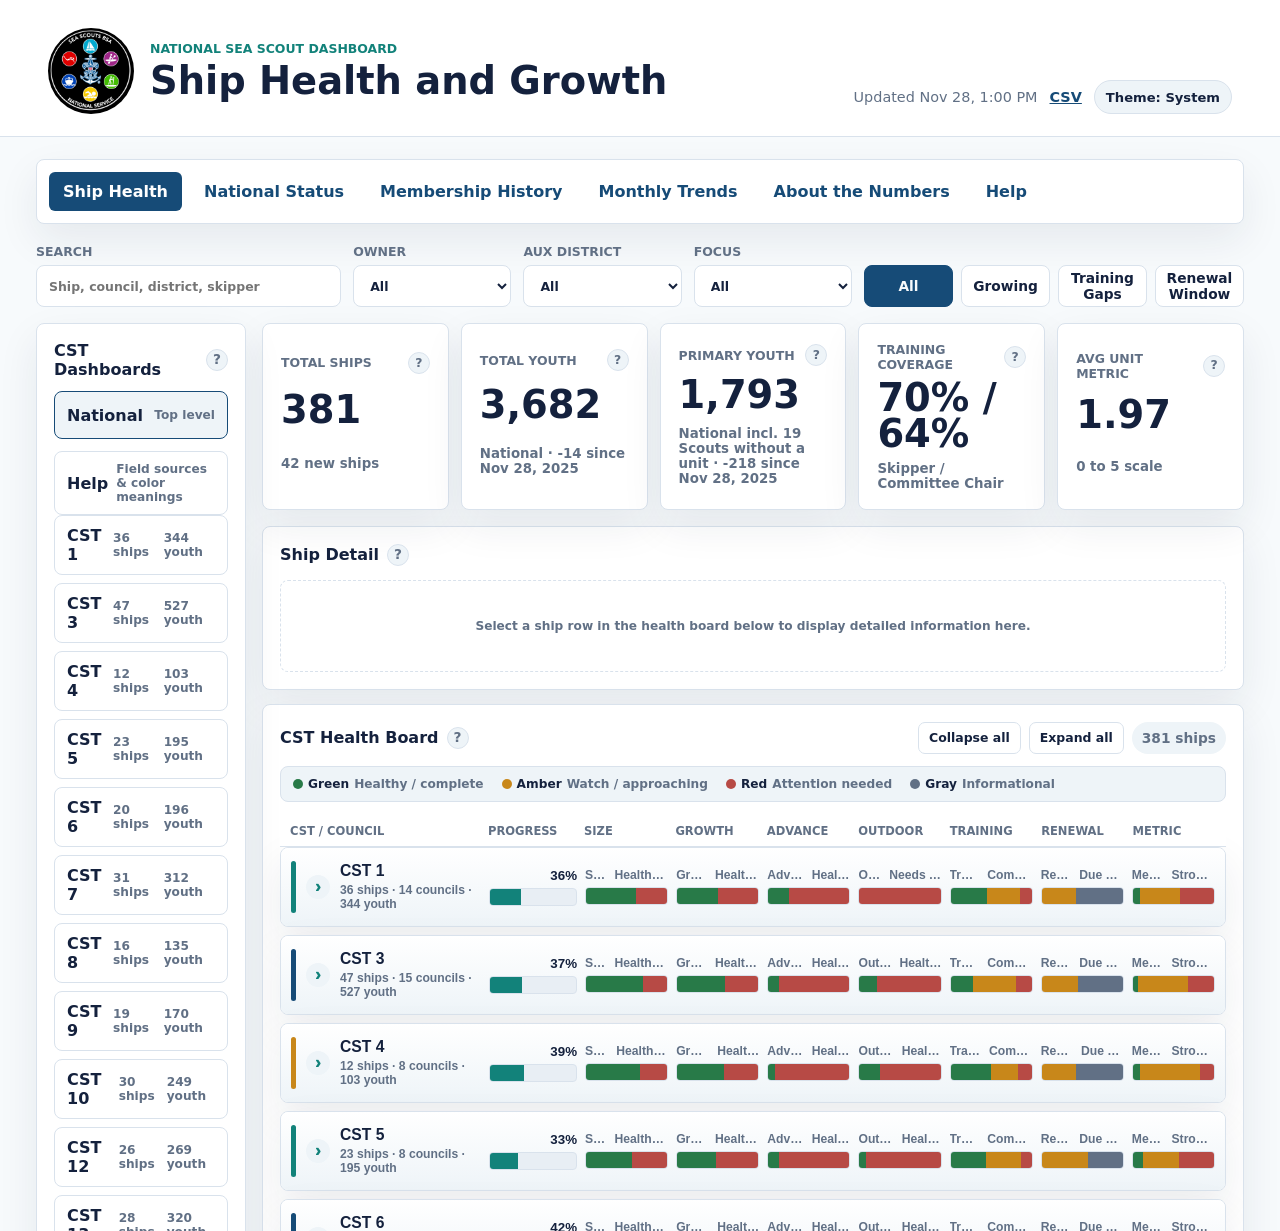
<file: index.html>
<!doctype html>
<html lang="en">
  <head>
    <meta charset="utf-8">
    <meta name="viewport" content="width=device-width, initial-scale=1">
    <meta http-equiv="refresh" content="0; url=src/">
    <title>National Sea Scout Dashboard</title>
    <link rel="canonical" href="src/">
    <link rel="icon" type="image/png" sizes="32x32" href="src/assets/favicon-32.png">
    <link rel="icon" type="image/png" sizes="192x192" href="src/assets/favicon-192.png">
    <link rel="apple-touch-icon" sizes="180x180" href="src/assets/favicon-180.png">
  </head>
  <body>
    <p><a href="src/">Open the National Sea Scout Dashboard</a></p>
  </body>
</html>
</file>
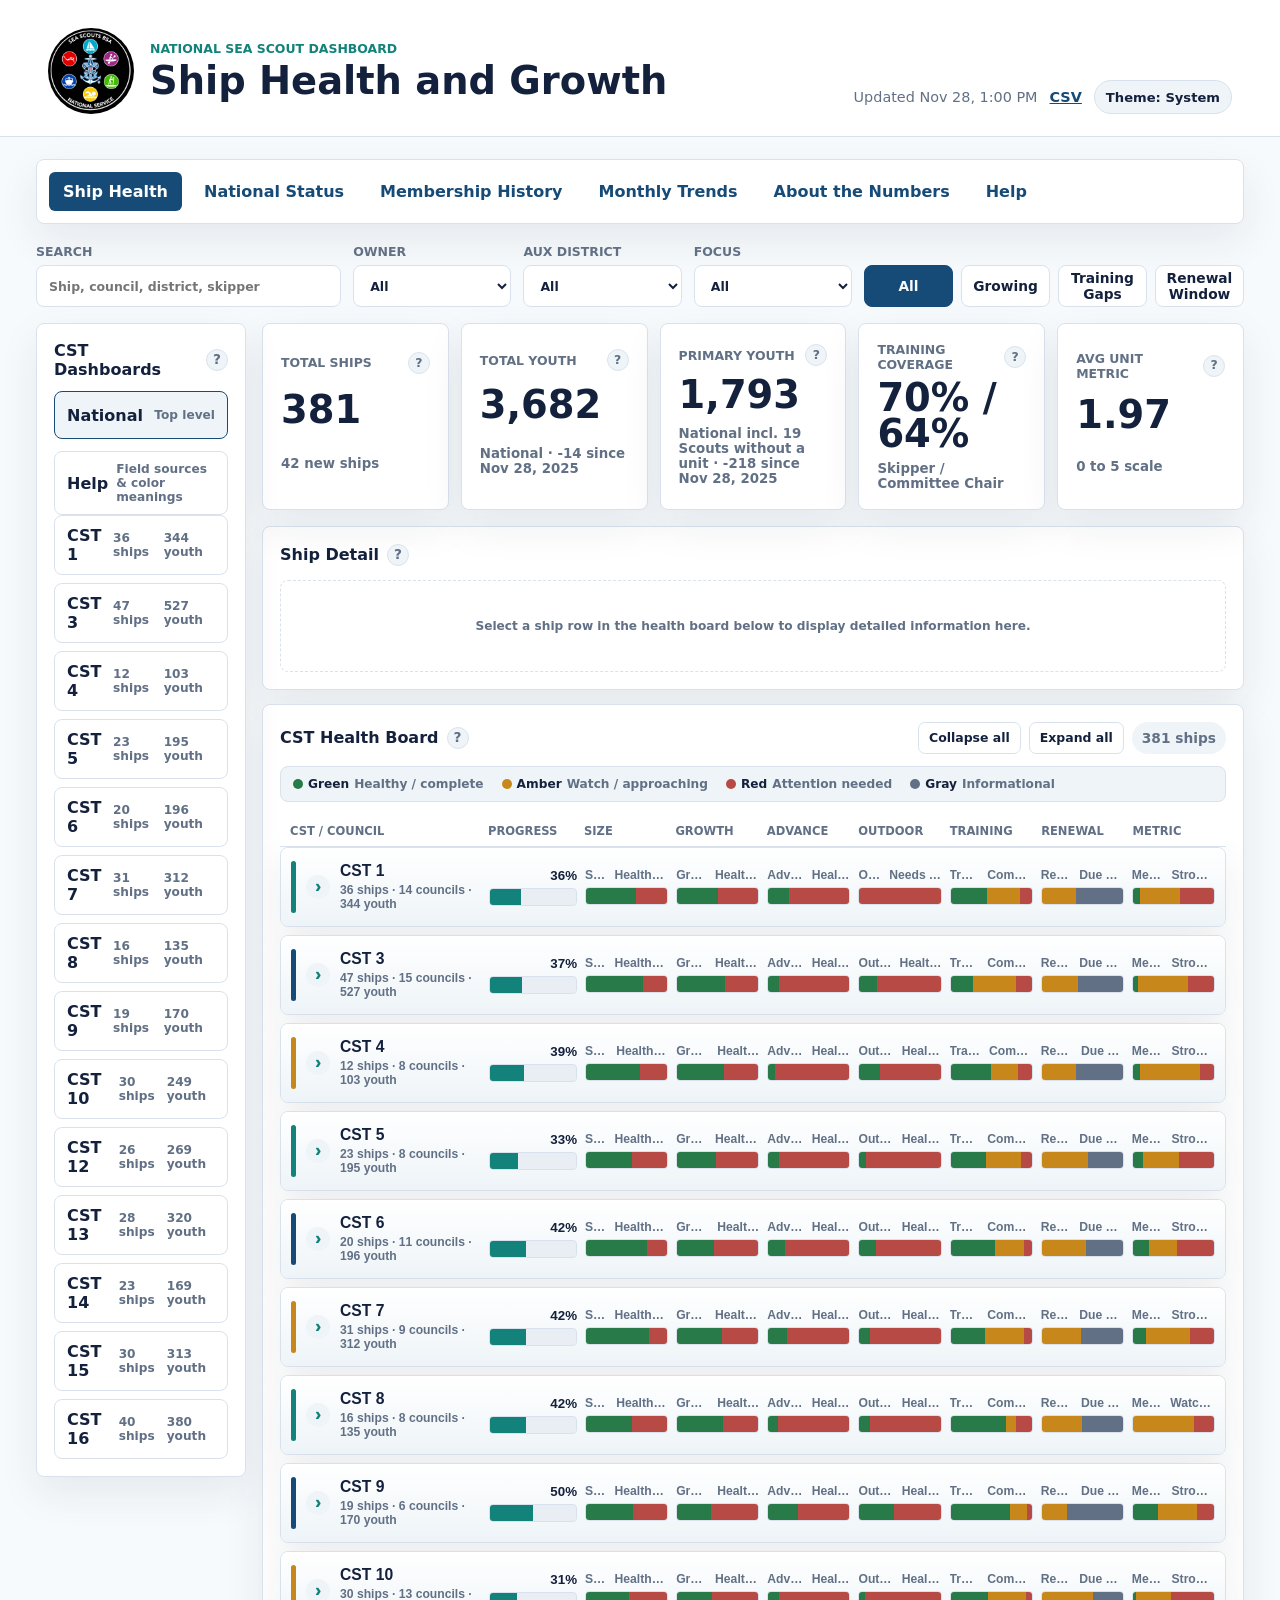
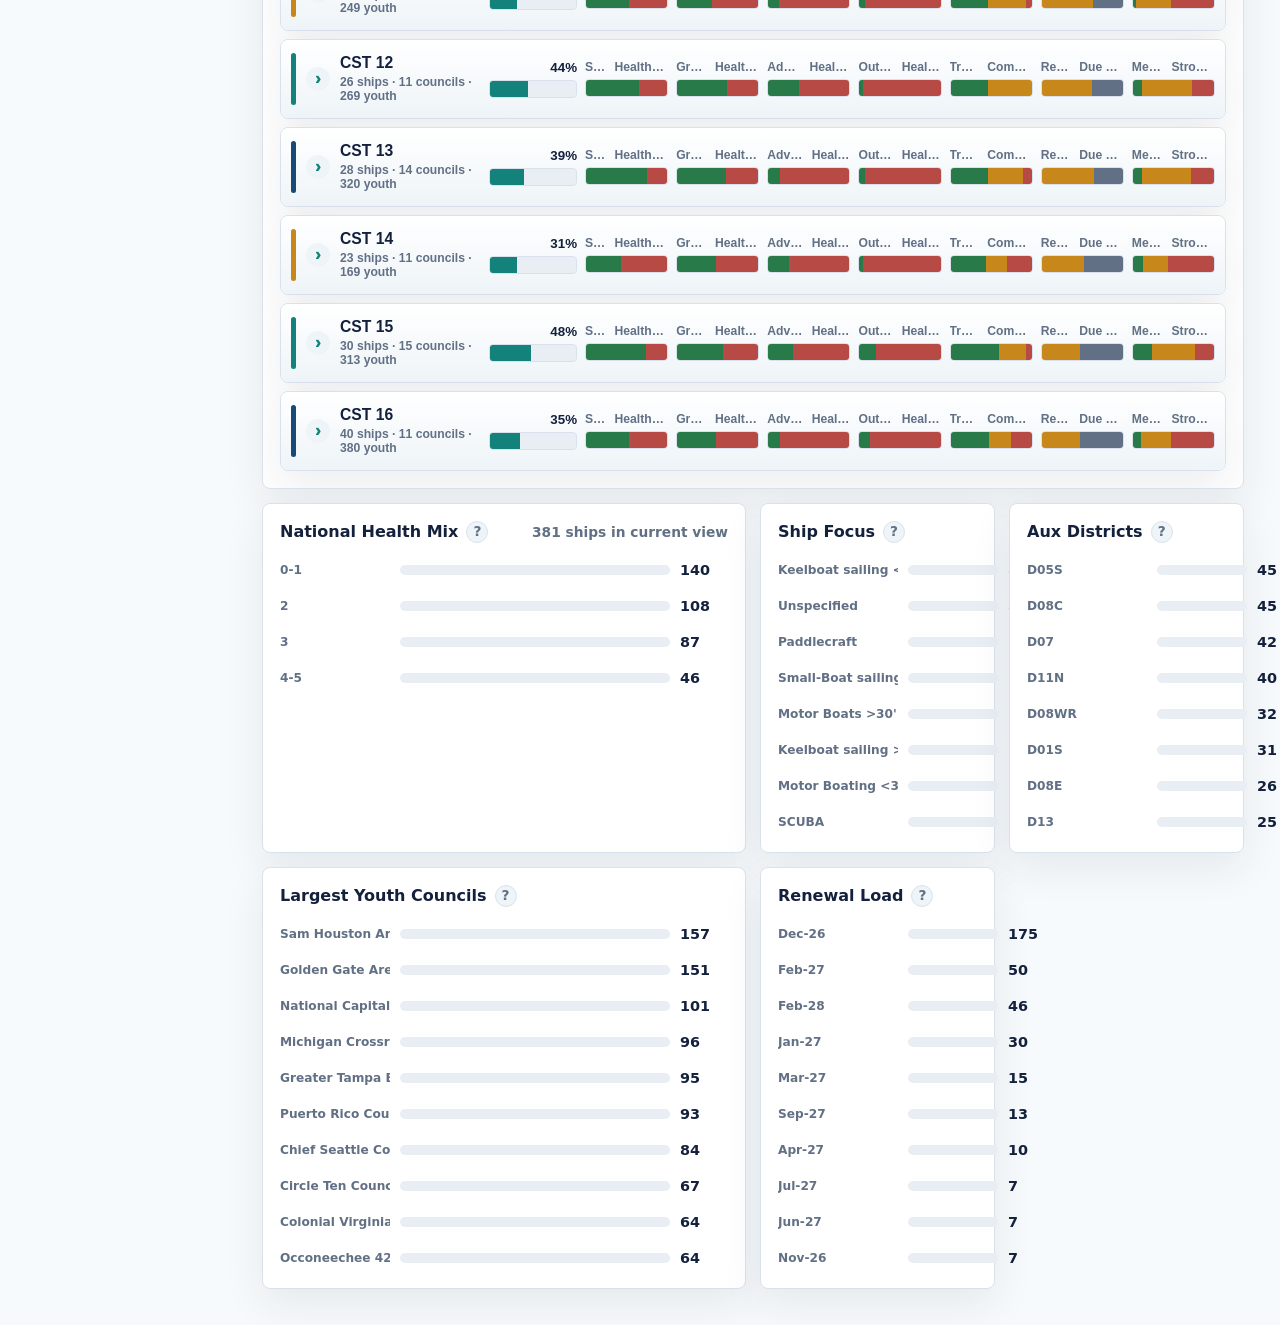
<file: src/index.html>
<!doctype html>
<html lang="en">
  <head>
    <meta charset="utf-8">
    <meta name="viewport" content="width=device-width, initial-scale=1">
    <title>National Sea Scout Dashboard</title>
    <link rel="icon" type="image/png" sizes="32x32" href="assets/favicon-32.png">
    <link rel="icon" type="image/png" sizes="192x192" href="assets/favicon-192.png">
    <link rel="apple-touch-icon" sizes="180x180" href="assets/favicon-180.png">
    <script>
      (() => {
        const themes = ["system", "light", "dark"];
        let theme = "system";
        try {
          const saved = localStorage.getItem("dashboard-theme-v2");
          if (themes.includes(saved)) theme = saved;
        } catch (_error) {
          // System is the safe default when browser storage is unavailable.
        }
        document.documentElement.dataset.theme = theme;
      })();
    </script>
    <link rel="stylesheet" href="styles.css?v=20261018-mobile-summary-first">
    <link rel="stylesheet" href="information.css?v=20261023">
  </head>
  <body>
    <header class="topbar">
      <div class="brand-lockup">
        <img class="site-logo" src="assets/national-sea-scout-service.png" alt="Sea Scouts BSA National Service">
        <div>
          <p class="eyebrow">National Sea Scout Dashboard</p>
          <h1>Ship Health and Growth</h1>
        </div>
      </div>
      <div class="source">
        <span id="updatedAt">Loading data...</span>
        <a href="../data/ships.csv">CSV</a>
      </div>
    </header>

    <main>
      <nav class="panel info-nav" aria-label="Dashboard pages">
        <a href="index.html" aria-current="page">Ship Health</a>
        <a href="status.html">National Status</a>
        <a href="history.html">Membership History</a>
        <a href="monthly.html">Monthly Trends</a>
        <a href="numbers.html">About the Numbers</a>
        <a href="help.html">Help</a>
      </nav>
      <section class="toolbar" aria-label="Dashboard filters">
        <label>
          <span>Search</span>
          <input id="searchInput" type="search" placeholder="Ship, council, district, skipper">
        </label>
        <label>
          <span>Owner</span>
          <select id="ownerFilter"></select>
        </label>
        <label>
          <span>Aux District</span>
          <select id="auxFilter"></select>
        </label>
        <label>
          <span>Focus</span>
          <select id="focusFilter"></select>
        </label>
        <div class="toggle-row" role="group" aria-label="Quick filters">
          <button class="chip active" data-filter="all" type="button">All</button>
          <button class="chip" data-filter="growth" type="button">Growing</button>
          <button class="chip" data-filter="training" type="button">Training Gaps</button>
          <button class="chip" data-filter="renewal" type="button" title="Current month plus next month, plus temporary September/October 2026 two-month grace ending by December 31">Renewal Window</button>
        </div>
      </section>

      <div class="page-shell">
        <nav class="panel cst-nav" aria-label="CST navigation">
          <div class="panel-title">
            <div class="title-with-help">
              <h2>CST Dashboards</h2>
              <span class="help-tip" tabindex="0" aria-label="Open a focused page for each CST. Each CST page filters the newest captured Ships sheet to that CST and rebuilds the same health, focus, renewal, council, and ship views.">?</span>
            </div>
          </div>
          <a class="cst-link nav-home active" href="./" aria-current="page">
            <strong>National</strong>
            <span>Top level</span>
          </a>
          <a class="cst-link" href="help.html">
            <strong>Help</strong>
            <span>Field sources &amp; color meanings</span>
          </a>
          <div id="cstLinks" class="cst-link-grid">
            <a class="cst-link" href="cst.html?cst=1"><strong>CST 1</strong><span>Open dashboard</span></a>
            <a class="cst-link" href="cst.html?cst=3"><strong>CST 3</strong><span>Open dashboard</span></a>
            <a class="cst-link" href="cst.html?cst=4"><strong>CST 4</strong><span>Open dashboard</span></a>
            <a class="cst-link" href="cst.html?cst=5"><strong>CST 5</strong><span>Open dashboard</span></a>
            <a class="cst-link" href="cst.html?cst=6"><strong>CST 6</strong><span>Open dashboard</span></a>
            <a class="cst-link" href="cst.html?cst=7"><strong>CST 7</strong><span>Open dashboard</span></a>
            <a class="cst-link" href="cst.html?cst=8"><strong>CST 8</strong><span>Open dashboard</span></a>
            <a class="cst-link" href="cst.html?cst=9"><strong>CST 9</strong><span>Open dashboard</span></a>
            <a class="cst-link" href="cst.html?cst=10"><strong>CST 10</strong><span>Open dashboard</span></a>
            <a class="cst-link" href="cst.html?cst=12"><strong>CST 12</strong><span>Open dashboard</span></a>
            <a class="cst-link" href="cst.html?cst=13"><strong>CST 13</strong><span>Open dashboard</span></a>
            <a class="cst-link" href="cst.html?cst=14"><strong>CST 14</strong><span>Open dashboard</span></a>
            <a class="cst-link" href="cst.html?cst=15"><strong>CST 15</strong><span>Open dashboard</span></a>
            <a class="cst-link" href="cst.html?cst=16"><strong>CST 16</strong><span>Open dashboard</span></a>
          </div>
        </nav>

        <div class="dashboard-content">
      <section class="score-grid" aria-label="Summary metrics">
        <article class="score">
          <div class="score-title">
            <span>Total Ships</span>
            <span class="help-tip" tabindex="0" aria-label="Count of ship rows with a UnitID on the Ships sheet in the newest captured SeaScoutShips workbook.">?</span>
          </div>
          <strong id="shipCount">-</strong>
          <small id="newShipCount">-</small>
        </article>
        <article class="score">
          <div class="score-title">
            <span>Total Youth</span>
            <span class="help-tip" tabindex="0" aria-label="National Total Youth from From Excel!AI2. Change comes from AK2 against the comparator date in AJ1. These national youth cards remain fixed when ship filters are applied.">?</span>
          </div>
          <strong id="youthCount">-</strong>
          <small id="youthDelta">-</small>
        </article>
        <article class="score">
          <div class="score-title">
            <span>Primary Youth</span>
            <span class="help-tip" tabindex="0" aria-label="National Primary Youth from From Excel!AI3, including Scouts without a unit in AI13. Change comes from AK3 against the comparator date in AJ1. These national youth cards remain fixed when ship filters are applied.">?</span>
          </div>
          <strong id="primaryYouth">-</strong>
          <small id="primaryDelta">-</small>
        </article>
        <article class="score">
          <div class="score-title">
            <span>Training Coverage</span>
            <span class="help-tip" tabindex="0" aria-label="Percent of ships in the current view marked Yes for Skipper Trained and CC Trained on the captured Ships sheet.">?</span>
          </div>
          <strong id="trainingRate">-</strong>
          <small>Skipper / Committee Chair</small>
        </article>
        <article class="score">
          <div class="score-title">
            <span>Avg Unit Metric</span>
            <span class="help-tip" tabindex="0" aria-label="Average Unit Metric score for ships in the current view. The source score comes from the Unit Metric column on the captured Ships sheet.">?</span>
          </div>
          <strong id="avgMetric">-</strong>
          <small>0 to 5 scale</small>
        </article>
      </section>

      <aside class="panel detail-panel" aria-labelledby="detailTitle">
        <div class="panel-title">
          <div class="title-with-help">
            <h2 id="detailTitle">Ship Detail</h2>
            <span class="help-tip" tabindex="0" aria-label="Select a ship row in the health board below to see the workbook fields used to enrich the board: council, district, charter organization, skipper, youth/adult totals, renewal, training, focus, AUX district, and health flags.">?</span>
          </div>
        </div>
        <div id="shipDetail" class="ship-detail empty-state">Select a ship row in the health board below to display detailed information here.</div>
      </aside>

      <section class="board-layout" aria-label="National ship health board">
        <section class="panel board-panel">
          <div class="panel-title board-title">
            <div class="title-with-help">
              <h2>CST Health Board</h2>
              <span class="help-tip" tabindex="0" aria-label="Green means healthy or complete. Amber means watch or approaching action. Red means attention or action is needed. Gray is informational or not scheduled. Size, Growth, Advancement, and Outdoor use the workbook's Yes/No health flags; Training compares Skipper and Committee Chair training; Renewal uses the current/next month and temporary September/October 2026 grace ending by December 31; Metric uses Strong 4+, Watch 2–3, and Risk below 2. Progress is the share of six positive checks: the four health flags, complete training, and Unit Metric 3+.">?</span>
            </div>
            <div class="board-actions">
              <button id="collapseAll" class="small-button" type="button">Collapse all</button>
              <button id="expandAll" class="small-button" type="button">Expand all</button>
              <span id="visibleCount" class="count-pill">0 ships</span>
            </div>
          </div>
          <div class="health-legend" aria-label="Health Board color legend">
            <span><i class="legend-swatch good"></i><b>Green</b> Healthy / complete</span>
            <span><i class="legend-swatch warn"></i><b>Amber</b> Watch / approaching</span>
            <span><i class="legend-swatch bad"></i><b>Red</b> Attention needed</span>
            <span><i class="legend-swatch neutral"></i><b>Gray</b> Informational</span>
          </div>
          <div class="board-header" aria-hidden="true">
            <span>CST / Council</span>
            <span>Progress</span>
            <span>Size</span>
            <span>Growth</span>
            <span>Advance</span>
            <span>Outdoor</span>
            <span>Training</span>
            <span>Renewal</span>
            <span>Metric</span>
          </div>
          <div id="groupRows" class="group-rows"></div>
        </section>
      </section>

      <section class="dashboard-grid diagnostics-grid">
        <section class="panel wide">
          <div class="panel-title">
            <div class="title-with-help">
              <h2>National Health Mix</h2>
              <span class="help-tip" tabindex="0" aria-label="Counts ships by Unit Metric bucket in the current filtered view. Source: Unit Metric values on the newest captured Ships sheet.">?</span>
            </div>
            <span id="filteredCount">-</span>
          </div>
          <div id="metricBars" class="bar-list"></div>
        </section>

        <section class="panel">
          <div class="panel-title">
            <div class="title-with-help">
              <h2>Ship Focus</h2>
              <span class="help-tip" tabindex="0" aria-label="Shows how many ships are tagged with each Ship Focus in the current view. Source: Ship Focus column on the captured Ships sheet.">?</span>
            </div>
          </div>
          <div id="focusBars" class="bar-list compact"></div>
        </section>

        <section class="panel">
          <div class="panel-title">
            <div class="title-with-help">
              <h2>Aux Districts</h2>
              <span class="help-tip" tabindex="0" aria-label="Shows ship counts by Coast Guard Auxiliary district for the current view. Source: CG Aux Districts column on the captured Ships sheet.">?</span>
            </div>
          </div>
          <div id="auxBars" class="bar-list compact"></div>
        </section>

        <section class="panel wide">
          <div class="panel-title">
            <div class="title-with-help">
              <h2>Largest Youth Councils</h2>
              <span class="help-tip" tabindex="0" aria-label="Ranks councils by summed Total Youth among ships in the current view. Source: Council Name and Total Youth columns on the captured Ships sheet.">?</span>
            </div>
          </div>
          <div id="councilBars" class="bar-list"></div>
        </section>

        <section class="panel">
          <div class="panel-title">
            <div class="title-with-help">
              <h2>Renewal Load</h2>
              <span class="help-tip" tabindex="0" aria-label="Counts ships by renewal month in the current view. Source: Renewal column on the captured Ships sheet.">?</span>
            </div>
          </div>
          <div id="renewalBars" class="bar-list compact"></div>
        </section>
      </section>

        </div>
      </div>
    </main>

    <script src="ui.js?v=20260714-system-theme"></script>
    <script src="ship-board.js?v=20261106-renewal-grace-final"></script>
    <script src="app.js?v=20261106-without-unit"></script>
  </body>
</html>
</file>
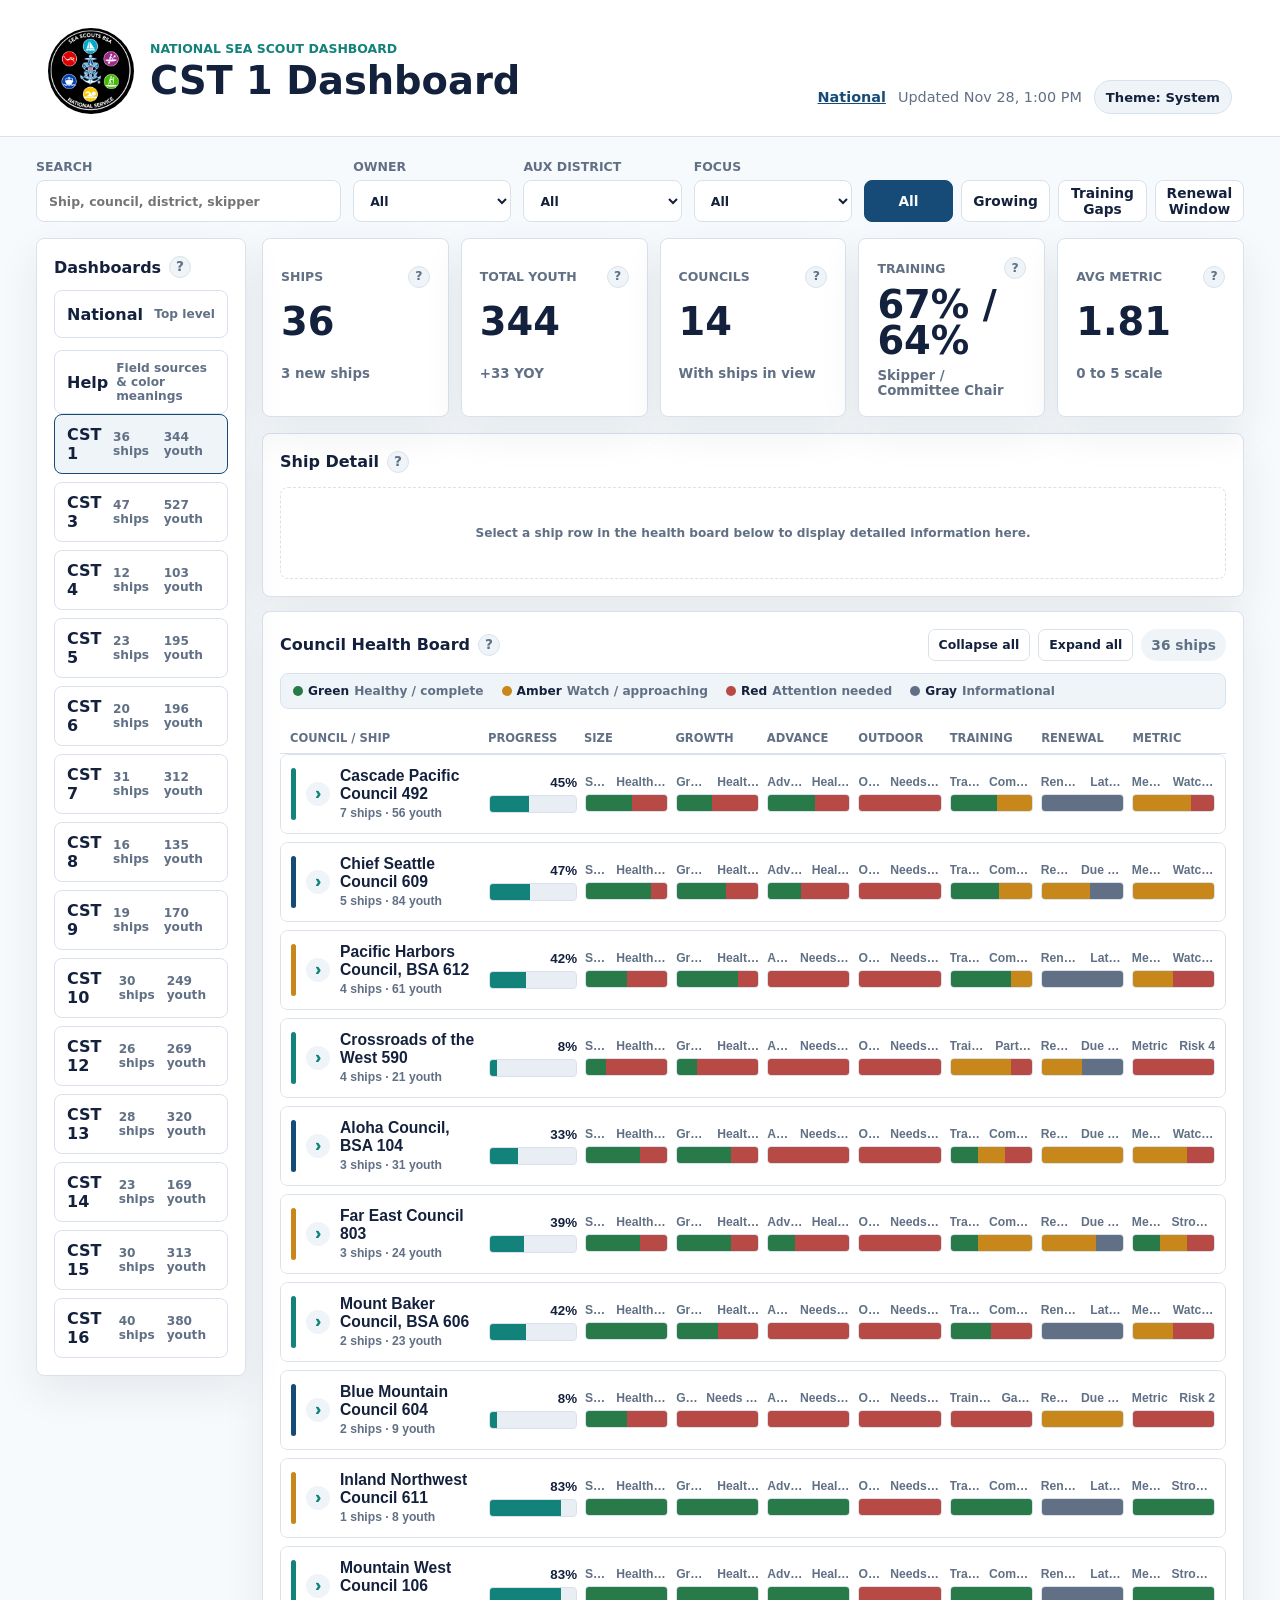
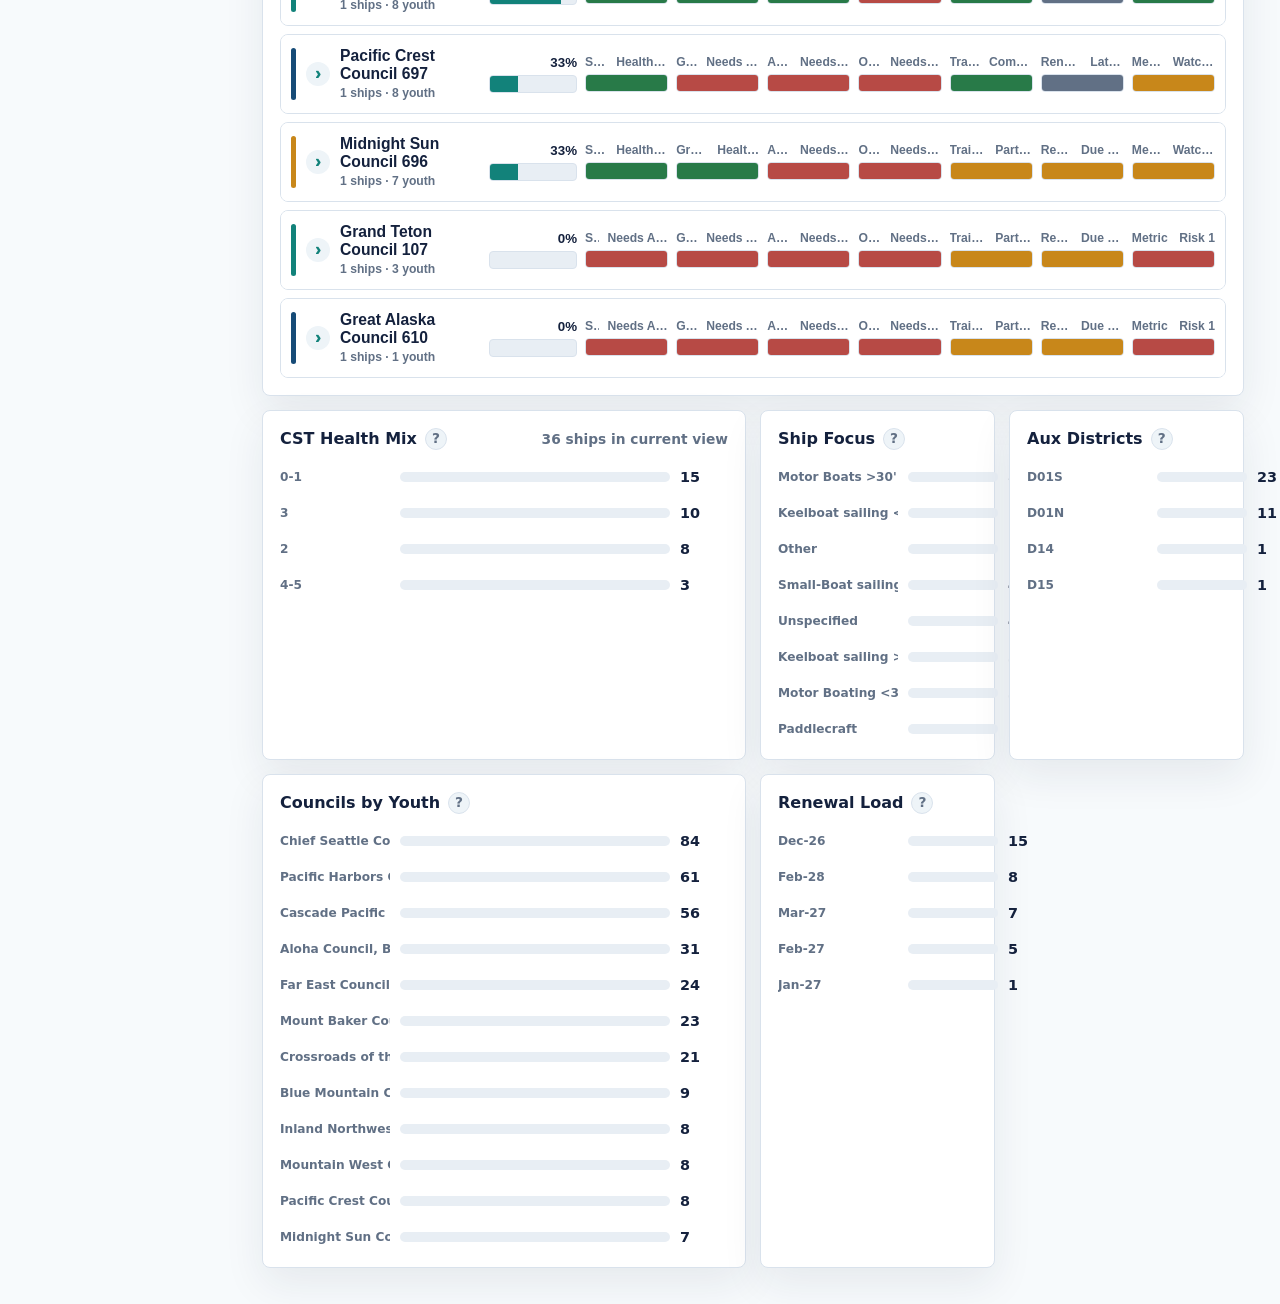
<file: src/cst.html>
<!doctype html>
<html lang="en">
  <head>
    <meta charset="utf-8">
    <meta name="viewport" content="width=device-width, initial-scale=1">
    <title>CST Dashboard | National Sea Scout Dashboard</title>
    <link rel="icon" type="image/png" sizes="32x32" href="assets/favicon-32.png">
    <link rel="icon" type="image/png" sizes="192x192" href="assets/favicon-192.png">
    <link rel="apple-touch-icon" sizes="180x180" href="assets/favicon-180.png">
    <script>
      (() => {
        const themes = ["system", "light", "dark"];
        let theme = "system";
        try {
          const saved = localStorage.getItem("dashboard-theme-v2");
          if (themes.includes(saved)) theme = saved;
        } catch (_error) {
          // System is the safe default when browser storage is unavailable.
        }
        document.documentElement.dataset.theme = theme;
      })();
    </script>
    <link rel="stylesheet" href="styles.css?v=20261018-mobile-summary-first">
  </head>
  <body>
    <header class="topbar">
      <div class="brand-lockup">
        <img class="site-logo" src="assets/national-sea-scout-service.png" alt="Sea Scouts BSA National Service">
        <div>
          <p class="eyebrow">National Sea Scout Dashboard</p>
          <h1 id="pageTitle">CST Dashboard</h1>
        </div>
      </div>
      <div class="source">
        <a href="./">National</a>
        <span id="updatedAt">Loading data...</span>
      </div>
    </header>

    <main>
      <section class="toolbar" aria-label="CST filters">
        <label>
          <span>Search</span>
          <input id="searchInput" type="search" placeholder="Ship, council, district, skipper">
        </label>
        <label>
          <span>Owner</span>
          <select id="ownerFilter"></select>
        </label>
        <label>
          <span>Aux District</span>
          <select id="auxFilter"></select>
        </label>
        <label>
          <span>Focus</span>
          <select id="focusFilter"></select>
        </label>
        <div class="toggle-row" role="group" aria-label="Quick filters">
          <button class="chip active" data-filter="all" type="button">All</button>
          <button class="chip" data-filter="growth" type="button">Growing</button>
          <button class="chip" data-filter="training" type="button">Training Gaps</button>
          <button class="chip" data-filter="renewal" type="button" title="Current month plus next month, plus temporary September/October 2026 two-month grace ending by December 31">Renewal Window</button>
        </div>
      </section>

      <div class="page-shell">
        <nav class="panel cst-nav" aria-label="Dashboard navigation">
          <div class="panel-title">
            <div class="title-with-help">
              <h2>Dashboards</h2>
              <span class="help-tip" tabindex="0" aria-label="Return to the national dashboard or open another CST dashboard. CST links come from the newest captured Ships sheet.">?</span>
            </div>
          </div>
          <a class="cst-link nav-home" href="./">
            <strong>National</strong>
            <span>Top level</span>
          </a>
          <a class="cst-link" href="help.html">
            <strong>Help</strong>
            <span>Field sources &amp; color meanings</span>
          </a>
          <div id="cstLinks" class="cst-link-grid">
            <a class="cst-link" href="cst.html?cst=1"><strong>CST 1</strong><span>Open dashboard</span></a>
            <a class="cst-link" href="cst.html?cst=3"><strong>CST 3</strong><span>Open dashboard</span></a>
            <a class="cst-link" href="cst.html?cst=4"><strong>CST 4</strong><span>Open dashboard</span></a>
            <a class="cst-link" href="cst.html?cst=5"><strong>CST 5</strong><span>Open dashboard</span></a>
            <a class="cst-link" href="cst.html?cst=6"><strong>CST 6</strong><span>Open dashboard</span></a>
            <a class="cst-link" href="cst.html?cst=7"><strong>CST 7</strong><span>Open dashboard</span></a>
            <a class="cst-link" href="cst.html?cst=8"><strong>CST 8</strong><span>Open dashboard</span></a>
            <a class="cst-link" href="cst.html?cst=9"><strong>CST 9</strong><span>Open dashboard</span></a>
            <a class="cst-link" href="cst.html?cst=10"><strong>CST 10</strong><span>Open dashboard</span></a>
            <a class="cst-link" href="cst.html?cst=12"><strong>CST 12</strong><span>Open dashboard</span></a>
            <a class="cst-link" href="cst.html?cst=13"><strong>CST 13</strong><span>Open dashboard</span></a>
            <a class="cst-link" href="cst.html?cst=14"><strong>CST 14</strong><span>Open dashboard</span></a>
            <a class="cst-link" href="cst.html?cst=15"><strong>CST 15</strong><span>Open dashboard</span></a>
            <a class="cst-link" href="cst.html?cst=16"><strong>CST 16</strong><span>Open dashboard</span></a>
          </div>
        </nav>

        <div class="dashboard-content">
      <section class="score-grid" aria-label="CST summary metrics">
        <article class="score">
          <div class="score-title">
            <span>Ships</span>
            <span class="help-tip" tabindex="0" aria-label="Count of ships in this CST from the CST column on the newest captured Ships sheet.">?</span>
          </div>
          <strong id="shipCount">-</strong>
          <small id="newShipCount">-</small>
        </article>
        <article class="score">
          <div class="score-title">
            <span>Total Youth</span>
            <span class="help-tip" tabindex="0" aria-label="Sum of Total Youth for ships in this CST and current filter view.">?</span>
          </div>
          <strong id="youthCount">-</strong>
          <small id="youthDelta">-</small>
        </article>
        <article class="score">
          <div class="score-title">
            <span>Councils</span>
            <span class="help-tip" tabindex="0" aria-label="Number of distinct councils represented by ships in this CST and current filter view.">?</span>
          </div>
          <strong id="councilCount">-</strong>
          <small>With ships in view</small>
        </article>
        <article class="score">
          <div class="score-title">
            <span>Training</span>
            <span class="help-tip" tabindex="0" aria-label="Percent of ships in this CST marked Yes for Skipper Trained and CC Trained.">?</span>
          </div>
          <strong id="trainingRate">-</strong>
          <small>Skipper / Committee Chair</small>
        </article>
        <article class="score">
          <div class="score-title">
            <span>Avg Metric</span>
            <span class="help-tip" tabindex="0" aria-label="Average Unit Metric score for ships in this CST and current filter view.">?</span>
          </div>
          <strong id="avgMetric">-</strong>
          <small>0 to 5 scale</small>
        </article>
      </section>

      <aside class="panel detail-panel" aria-labelledby="detailTitle">
        <div class="panel-title">
          <div class="title-with-help">
            <h2 id="detailTitle">Ship Detail</h2>
            <span class="help-tip" tabindex="0" aria-label="Select a ship row in the health board below to see the workbook fields used to enrich the board: council, district, charter organization, skipper, youth/adult totals, renewal, training, focus, AUX district, and health flags.">?</span>
          </div>
        </div>
        <div id="shipDetail" class="ship-detail empty-state">Select a ship row in the health board below to display detailed information here.</div>
      </aside>

      <section class="board-layout" aria-label="CST ship health board">
        <section class="panel board-panel">
          <div class="panel-title board-title">
            <div class="title-with-help">
              <h2>Council Health Board</h2>
              <span class="help-tip" tabindex="0" aria-label="Green means healthy or complete. Amber means watch or approaching action. Red means attention or action is needed. Gray is informational or not scheduled. Size, Growth, Advancement, and Outdoor use the workbook's Yes/No health flags; Training compares Skipper and Committee Chair training; Renewal uses the current/next month and temporary September/October 2026 grace ending by December 31; Metric uses Strong 4+, Watch 2–3, and Risk below 2. Progress is the share of six positive checks: the four health flags, complete training, and Unit Metric 3+.">?</span>
            </div>
            <div class="board-actions">
              <button id="collapseAll" class="small-button" type="button">Collapse all</button>
              <button id="expandAll" class="small-button" type="button">Expand all</button>
              <span id="visibleCount" class="count-pill">0 ships</span>
            </div>
          </div>
          <div class="health-legend" aria-label="Health Board color legend">
            <span><i class="legend-swatch good"></i><b>Green</b> Healthy / complete</span>
            <span><i class="legend-swatch warn"></i><b>Amber</b> Watch / approaching</span>
            <span><i class="legend-swatch bad"></i><b>Red</b> Attention needed</span>
            <span><i class="legend-swatch neutral"></i><b>Gray</b> Informational</span>
          </div>
          <div class="board-header" aria-hidden="true">
            <span>Council / Ship</span>
            <span>Progress</span>
            <span>Size</span>
            <span>Growth</span>
            <span>Advance</span>
            <span>Outdoor</span>
            <span>Training</span>
            <span>Renewal</span>
            <span>Metric</span>
          </div>
          <div id="groupRows" class="group-rows"></div>
        </section>
      </section>

      <section class="dashboard-grid diagnostics-grid">
        <section class="panel wide">
          <div class="panel-title">
            <div class="title-with-help">
              <h2>CST Health Mix</h2>
              <span class="help-tip" tabindex="0" aria-label="Counts this CST's ships by Unit Metric bucket.">?</span>
            </div>
            <span id="filteredCount">-</span>
          </div>
          <div id="metricBars" class="bar-list"></div>
        </section>

        <section class="panel">
          <div class="panel-title">
            <div class="title-with-help">
              <h2>Ship Focus</h2>
              <span class="help-tip" tabindex="0" aria-label="Shows this CST's ships by Ship Focus.">?</span>
            </div>
          </div>
          <div id="focusBars" class="bar-list compact"></div>
        </section>

        <section class="panel">
          <div class="panel-title">
            <div class="title-with-help">
              <h2>Aux Districts</h2>
              <span class="help-tip" tabindex="0" aria-label="Shows this CST's ships by Coast Guard Auxiliary district.">?</span>
            </div>
          </div>
          <div id="auxBars" class="bar-list compact"></div>
        </section>

        <section class="panel wide">
          <div class="panel-title">
            <div class="title-with-help">
              <h2>Councils by Youth</h2>
              <span class="help-tip" tabindex="0" aria-label="Ranks councils in this CST by summed Total Youth.">?</span>
            </div>
          </div>
          <div id="councilBars" class="bar-list"></div>
        </section>

        <section class="panel">
          <div class="panel-title">
            <div class="title-with-help">
              <h2>Renewal Load</h2>
              <span class="help-tip" tabindex="0" aria-label="Counts this CST's ships by renewal month.">?</span>
            </div>
          </div>
          <div id="renewalBars" class="bar-list compact"></div>
        </section>
      </section>

        </div>
      </div>
    </main>

    <script src="ui.js?v=20260714-system-theme"></script>
    <script src="ship-board.js?v=20261106-renewal-grace-final"></script>
    <script src="cst.js?v=20260702-clear-detail-on-close"></script>
  </body>
</html>
</file>
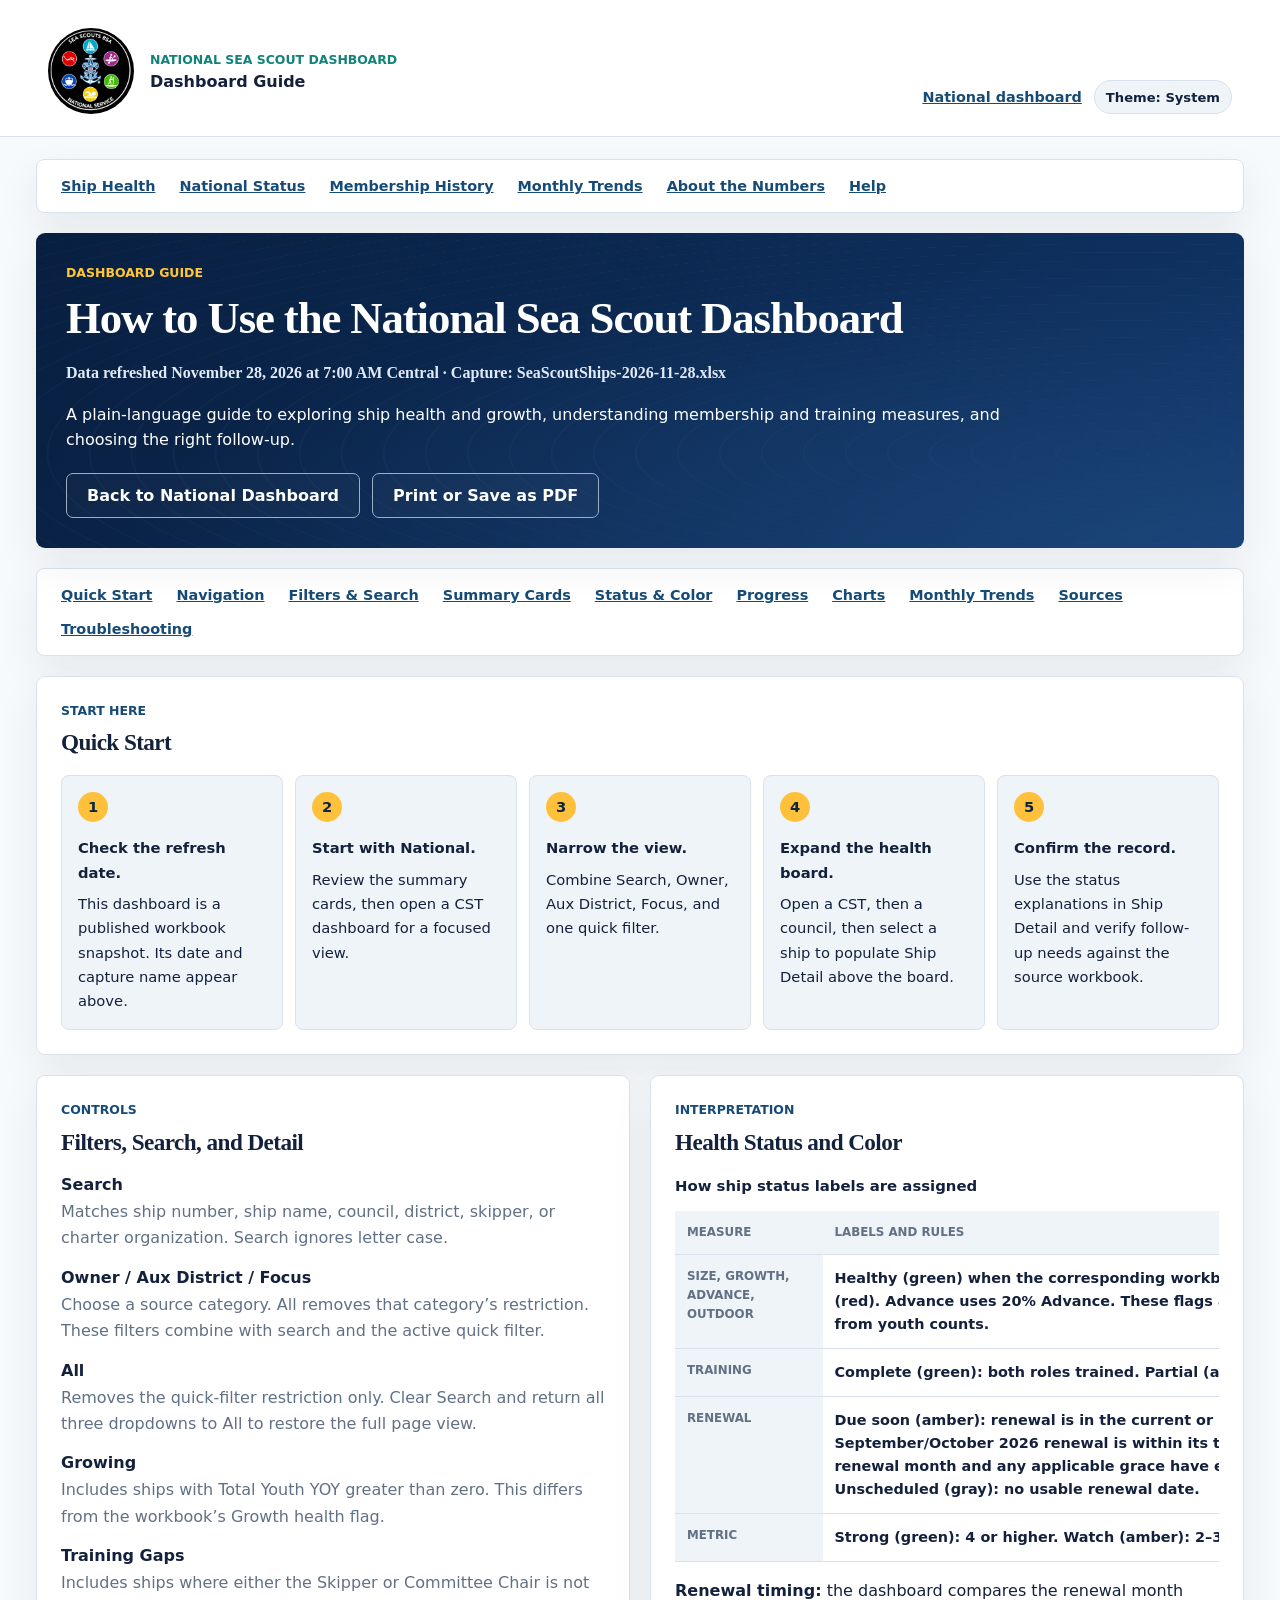
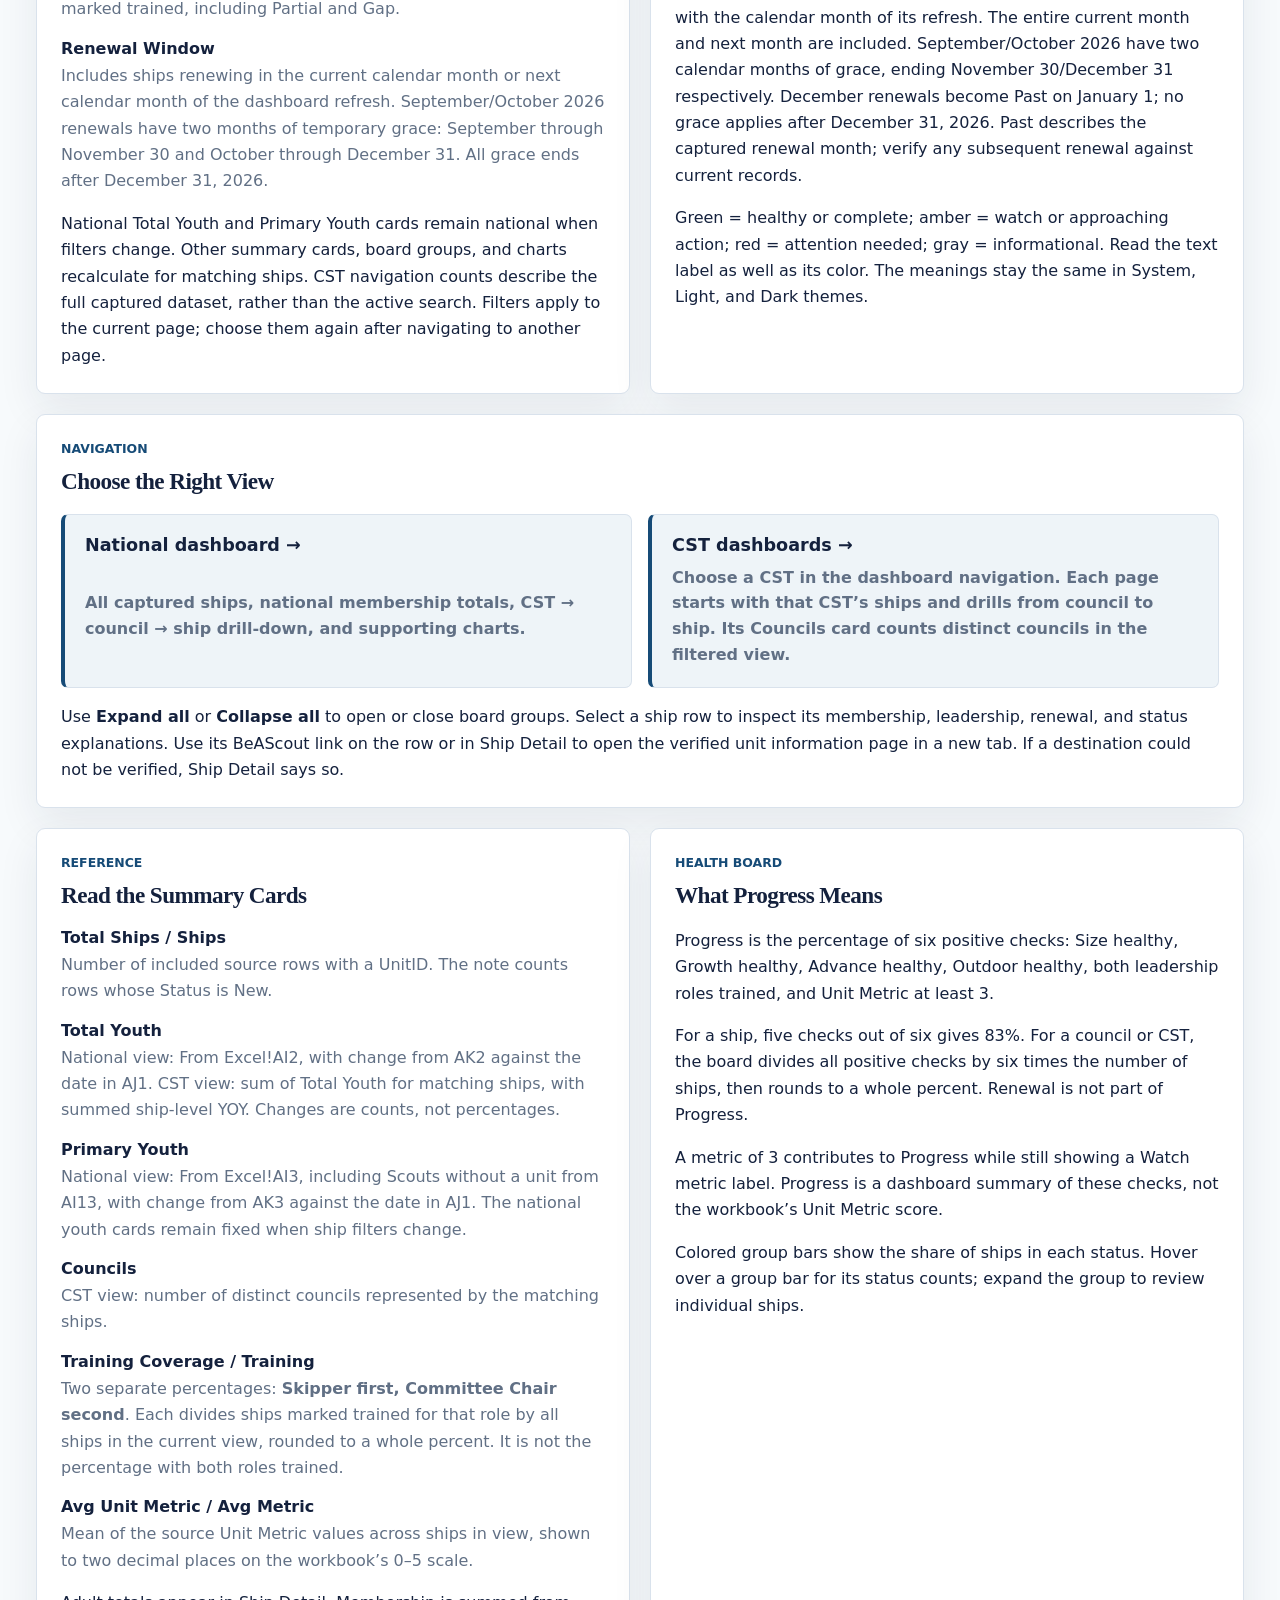
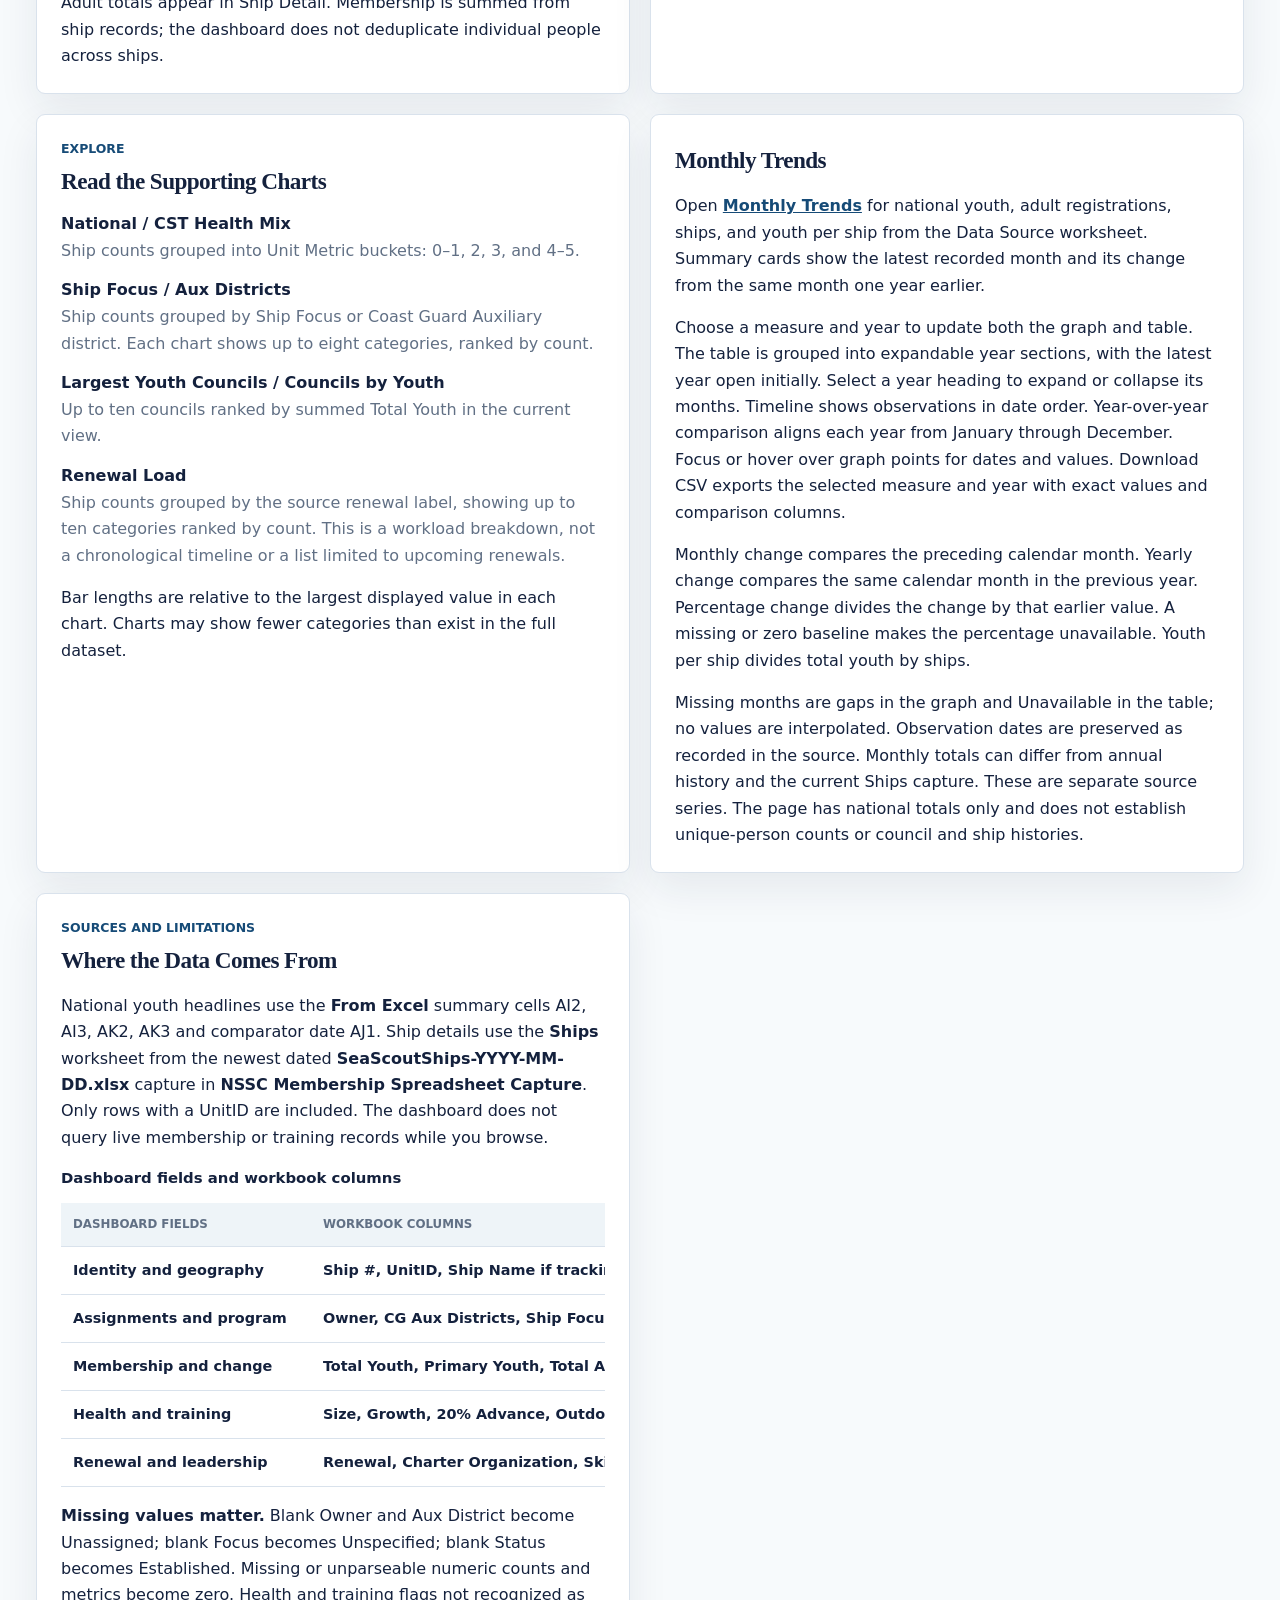
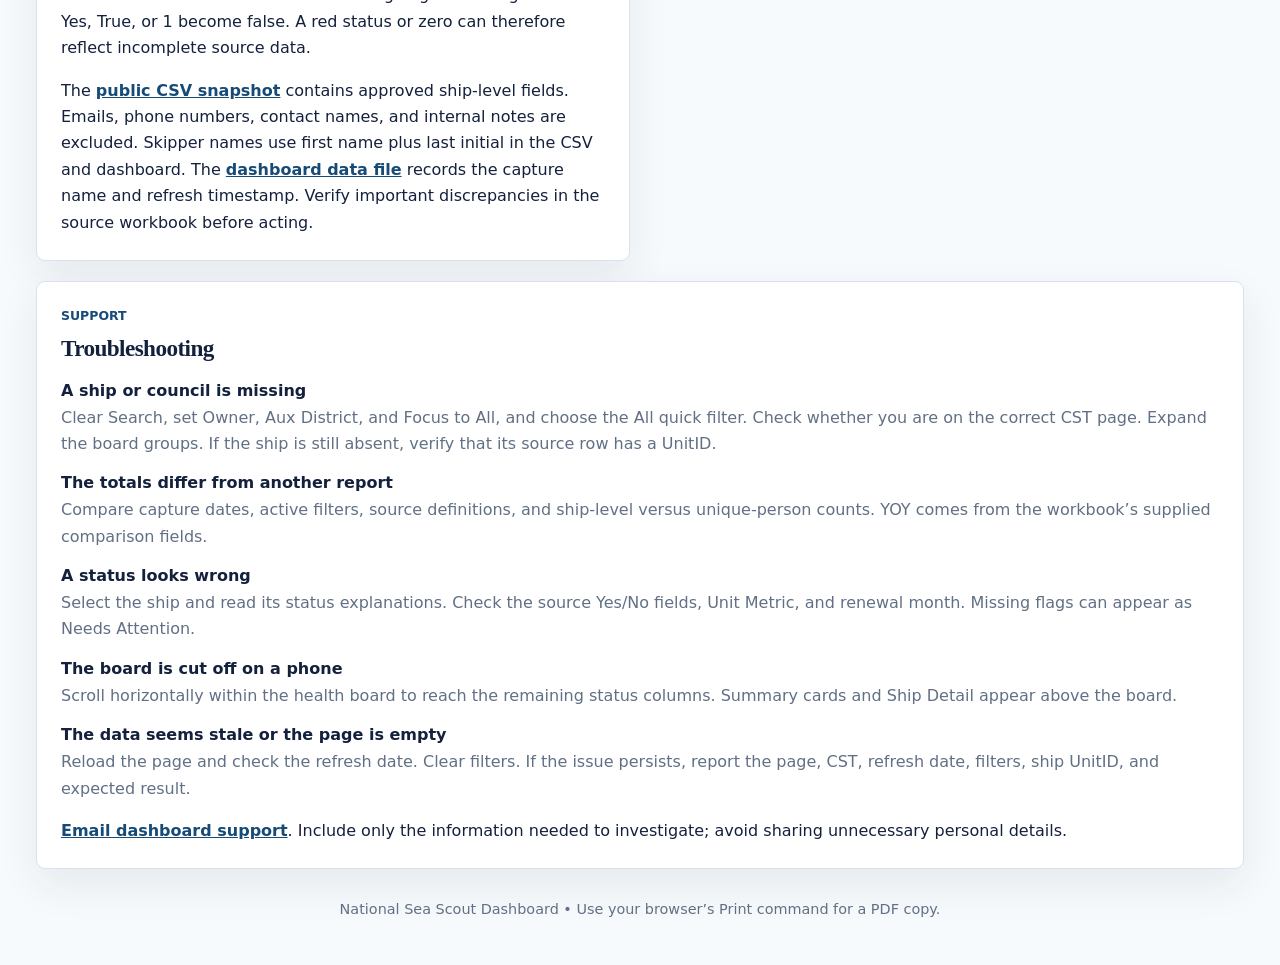
<file: src/help.html>
<!doctype html>
<html lang="en">
  <head>
    <meta charset="utf-8">
    <meta name="viewport" content="width=device-width, initial-scale=1">
    <title>Dashboard Help | National Sea Scout Dashboard</title>
    <link rel="icon" type="image/png" sizes="32x32" href="assets/favicon-32.png">
    <link rel="icon" type="image/png" sizes="192x192" href="assets/favicon-192.png">
    <link rel="apple-touch-icon" sizes="180x180" href="assets/favicon-180.png">
    <script>
      (() => {
        const themes = ["system", "light", "dark"];
        let theme = "system";
        try {
          const saved = localStorage.getItem("dashboard-theme-v2");
          if (themes.includes(saved)) theme = saved;
        } catch (_error) {
          // System is the safe default when browser storage is unavailable.
        }
        document.documentElement.dataset.theme = theme;
      })();
    </script>
    <link rel="stylesheet" href="styles.css?v=20261018-mobile-summary-first">
<link rel="stylesheet" href="help.css?v=20261018-cac-layout"></head><body><header class="topbar"><div class="brand-lockup"><img class="site-logo" src="assets/national-sea-scout-service.png" alt="Sea Scouts BSA National Service"><div><p class="eyebrow">National Sea Scout Dashboard</p><strong>Dashboard Guide</strong></div></div><div class="source"><a href="index.html">National dashboard</a></div></header>
<main class="guide-shell"><nav class="panel guide-toc" aria-label="Dashboard pages"><a href="index.html">Ship Health</a><a href="status.html">National Status</a><a href="history.html">Membership History</a><a href="monthly.html">Monthly Trends</a><a href="numbers.html">About the Numbers</a><a href="help.html">Help</a></nav><section class="guide-hero"><p class="eyebrow">Dashboard guide</p><h1>How to Use the National Sea Scout Dashboard</h1><p id="helpFreshness" role="status">Refresh date unavailable — check the dashboard header.</p><p>A plain-language guide to exploring ship health and growth, understanding membership and training measures, and choosing the right follow-up.</p><div class="guide-actions"><a href="index.html">Back to National Dashboard</a><button id="printHelp" type="button">Print or Save as PDF</button></div></section>
<nav class="panel guide-toc" aria-label="Help topics"><a href="#quick-start">Quick Start</a><a href="#navigation">Navigation</a><a href="#filters">Filters & Search</a><a href="#measures">Summary Cards</a><a href="#status">Status & Color</a><a href="#progress">Progress</a><a href="#charts">Charts</a><a href="#monthly-trends">Monthly Trends</a><a href="#sources">Sources</a><a href="#troubleshooting">Troubleshooting</a></nav>
<section class="panel guide-card" id="quick-start"><p class="eyebrow">Start here</p><h2>Quick Start</h2><ol class="steps"><li><strong>Check the refresh date.</strong> This dashboard is a published workbook snapshot. Its date and capture name appear above.</li><li><strong>Start with National.</strong> Review the summary cards, then open a CST dashboard for a focused view.</li><li><strong>Narrow the view.</strong> Combine Search, Owner, Aux District, Focus, and one quick filter.</li><li><strong>Expand the health board.</strong> Open a CST, then a council, then select a ship to populate Ship Detail above the board.</li><li><strong>Confirm the record.</strong> Use the status explanations in Ship Detail and verify follow-up needs against the source workbook.</li></ol></section>
<section class="panel guide-card" id="filters"><p class="eyebrow">Controls</p><h2>Filters, Search, and Detail</h2><dl><dt>Search</dt><dd>Matches ship number, ship name, council, district, skipper, or charter organization. Search ignores letter case.</dd><dt>Owner / Aux District / Focus</dt><dd>Choose a source category. All removes that category’s restriction. These filters combine with search and the active quick filter.</dd><dt>All</dt><dd>Removes the quick-filter restriction only. Clear Search and return all three dropdowns to All to restore the full page view.</dd><dt>Growing</dt><dd>Includes ships with Total Youth YOY greater than zero. This differs from the workbook’s Growth health flag.</dd><dt>Training Gaps</dt><dd>Includes ships where either the Skipper or Committee Chair is not marked trained, including Partial and Gap.</dd><dt>Renewal Window</dt><dd>Includes ships renewing in the current calendar month or next calendar month of the dashboard refresh. September/October 2026 renewals have two months of temporary grace: September through November 30 and October through December 31. All grace ends after December 31, 2026.</dd></dl><p>National Total Youth and Primary Youth cards remain national when filters change. Other summary cards, board groups, and charts recalculate for matching ships. CST navigation counts describe the full captured dataset, rather than the active search. Filters apply to the current page; choose them again after navigating to another page.</p></section>
<section class="panel guide-card" id="status"><p class="eyebrow">Interpretation</p><h2>Health Status and Color</h2><div class="guide-table-wrap"><table class="guide-table"><caption>How ship status labels are assigned</caption><thead><tr><th>Measure</th><th>Labels and rules</th></tr></thead><tbody><tr><th>Size, Growth, Advance, Outdoor</th><td><strong>Healthy</strong> (green) when the corresponding workbook flag is Yes; otherwise <strong>Needs Attention</strong> (red). Advance uses 20% Advance. These flags are supplied by the workbook, not recalculated from youth counts.</td></tr><tr><th>Training</th><td><strong>Complete</strong> (green): both roles trained. <strong>Partial</strong> (amber): exactly one. <strong>Gap</strong> (red): neither.</td></tr><tr><th>Renewal</th><td><strong>Due soon</strong> (amber): renewal is in the current or next calendar month. <strong>Grace</strong> (amber): September/October 2026 renewal is within its temporary two-month grace. <strong>Past</strong> (red): the renewal month and any applicable grace have ended. <strong>Later</strong> (gray): beyond the window. <strong>Unscheduled</strong> (gray): no usable renewal date.</td></tr><tr><th>Metric</th><td><strong>Strong</strong> (green): 4 or higher. <strong>Watch</strong> (amber): 2–3. <strong>Risk</strong> (red): below 2.</td></tr></tbody></table></div><p><strong>Renewal timing:</strong> the dashboard compares the renewal month with the calendar month of its refresh. The entire current month and next month are included. September/October 2026 have two calendar months of grace, ending November 30/December 31 respectively. December renewals become Past on January 1; no grace applies after December 31, 2026. Past describes the captured renewal month; verify any subsequent renewal against current records.</p><p>Green = healthy or complete; amber = watch or approaching action; red = attention needed; gray = informational. Read the text label as well as its color. The meanings stay the same in System, Light, and Dark themes.</p></section>
<section class="panel guide-card" id="navigation"><p class="eyebrow">Navigation</p><h2>Choose the Right View</h2><div class="guide-columns"><a class="guide-route" href="index.html"><strong>National dashboard →</strong><span>All captured ships, national membership totals, CST → council → ship drill-down, and supporting charts.</span></a><a class="guide-route" href="index.html#cstLinks"><strong>CST dashboards →</strong><span>Choose a CST in the dashboard navigation. Each page starts with that CST’s ships and drills from council to ship. Its Councils card counts distinct councils in the filtered view.</span></a></div><p>Use <strong>Expand all</strong> or <strong>Collapse all</strong> to open or close board groups. Select a ship row to inspect its membership, leadership, renewal, and status explanations. Use its BeAScout link on the row or in Ship Detail to open the verified unit information page in a new tab. If a destination could not be verified, Ship Detail says so.</p></section>
<section class="panel guide-card" id="measures"><p class="eyebrow">Reference</p><h2>Read the Summary Cards</h2><dl><dt>Total Ships / Ships</dt><dd>Number of included source rows with a UnitID. The note counts rows whose Status is New.</dd><dt>Total Youth</dt><dd>National view: From Excel!AI2, with change from AK2 against the date in AJ1. CST view: sum of Total Youth for matching ships, with summed ship-level YOY. Changes are counts, not percentages.</dd><dt>Primary Youth</dt><dd>National view: From Excel!AI3, including Scouts without a unit from AI13, with change from AK3 against the date in AJ1. The national youth cards remain fixed when ship filters change.</dd><dt>Councils</dt><dd>CST view: number of distinct councils represented by the matching ships.</dd><dt>Training Coverage / Training</dt><dd>Two separate percentages: <strong>Skipper first, Committee Chair second</strong>. Each divides ships marked trained for that role by all ships in the current view, rounded to a whole percent. It is not the percentage with both roles trained.</dd><dt>Avg Unit Metric / Avg Metric</dt><dd>Mean of the source Unit Metric values across ships in view, shown to two decimal places on the workbook’s 0–5 scale.</dd></dl><p>Adult totals appear in Ship Detail. Membership is summed from ship records; the dashboard does not deduplicate individual people across ships.</p></section>
<section class="panel guide-card" id="progress"><p class="eyebrow">Health board</p><h2>What Progress Means</h2><p>Progress is the percentage of six positive checks: Size healthy, Growth healthy, Advance healthy, Outdoor healthy, both leadership roles trained, and Unit Metric at least 3.</p><p>For a ship, five checks out of six gives 83%. For a council or CST, the board divides all positive checks by six times the number of ships, then rounds to a whole percent. Renewal is not part of Progress.</p><p>A metric of 3 contributes to Progress while still showing a Watch metric label. Progress is a dashboard summary of these checks, not the workbook’s Unit Metric score.</p><p>Colored group bars show the share of ships in each status. Hover over a group bar for its status counts; expand the group to review individual ships.</p></section>
<section class="panel guide-card" id="charts"><p class="eyebrow">Explore</p><h2>Read the Supporting Charts</h2><dl><dt>National / CST Health Mix</dt><dd>Ship counts grouped into Unit Metric buckets: 0–1, 2, 3, and 4–5.</dd><dt>Ship Focus / Aux Districts</dt><dd>Ship counts grouped by Ship Focus or Coast Guard Auxiliary district. Each chart shows up to eight categories, ranked by count.</dd><dt>Largest Youth Councils / Councils by Youth</dt><dd>Up to ten councils ranked by summed Total Youth in the current view.</dd><dt>Renewal Load</dt><dd>Ship counts grouped by the source renewal label, showing up to ten categories ranked by count. This is a workload breakdown, not a chronological timeline or a list limited to upcoming renewals.</dd></dl><p>Bar lengths are relative to the largest displayed value in each chart. Charts may show fewer categories than exist in the full dataset.</p></section>
<section class="panel guide-card" id="monthly-trends"><h2>Monthly Trends</h2><p>Open <a href="monthly.html">Monthly Trends</a> for national youth, adult registrations, ships, and youth per ship from the Data Source worksheet. Summary cards show the latest recorded month and its change from the same month one year earlier.</p><p>Choose a measure and year to update both the graph and table. The table is grouped into expandable year sections, with the latest year open initially. Select a year heading to expand or collapse its months. Timeline shows observations in date order. Year-over-year comparison aligns each year from January through December. Focus or hover over graph points for dates and values. Download CSV exports the selected measure and year with exact values and comparison columns.</p><p>Monthly change compares the preceding calendar month. Yearly change compares the same calendar month in the previous year. Percentage change divides the change by that earlier value. A missing or zero baseline makes the percentage unavailable. Youth per ship divides total youth by ships.</p><p>Missing months are gaps in the graph and Unavailable in the table; no values are interpolated. Observation dates are preserved as recorded in the source. Monthly totals can differ from annual history and the current Ships capture. These are separate source series. The page has national totals only and does not establish unique-person counts or council and ship histories.</p></section>
<section class="panel guide-card" id="sources"><p class="eyebrow">Sources and limitations</p><h2>Where the Data Comes From</h2><p>National youth headlines use the <strong>From Excel</strong> summary cells AI2, AI3, AK2, AK3 and comparator date AJ1. Ship details use the <strong>Ships</strong> worksheet from the newest dated <strong>SeaScoutShips-YYYY-MM-DD.xlsx</strong> capture in <strong>NSSC Membership Spreadsheet Capture</strong>. Only rows with a UnitID are included. The dashboard does not query live membership or training records while you browse.</p><div class="guide-table-wrap"><table class="guide-table"><caption>Dashboard fields and workbook columns</caption><thead><tr><th>Dashboard fields</th><th>Workbook columns</th></tr></thead><tbody><tr><td>Identity and geography</td><td>Ship #, UnitID, Ship Name if tracking, CST, Council Name, District</td></tr><tr><td>Assignments and program</td><td>Owner, CG Aux Districts, Ship Focus, Status</td></tr><tr><td>Membership and change</td><td>Total Youth, Primary Youth, Total Adult, Total Youth YOY, Primary YOY</td></tr><tr><td>Health and training</td><td>Size, Growth, 20% Advance, Outdoor, Skipper Trained, CC Trained, Unit Metric</td></tr><tr><td>Renewal and leadership</td><td>Renewal, Charter Organization, Skipper Name</td></tr></tbody></table></div><p><strong>Missing values matter.</strong> Blank Owner and Aux District become Unassigned; blank Focus becomes Unspecified; blank Status becomes Established. Missing or unparseable numeric counts and metrics become zero. Health and training flags not recognized as Yes, True, or 1 become false. A red status or zero can therefore reflect incomplete source data.</p><p>The <a href="../data/ships.csv">public CSV snapshot</a> contains approved ship-level fields. Emails, phone numbers, contact names, and internal notes are excluded. Skipper names use first name plus last initial in the CSV and dashboard. The <a href="../data/dashboard-data.json">dashboard data file</a> records the capture name and refresh timestamp. Verify important discrepancies in the source workbook before acting.</p></section>
<section class="panel guide-card" id="troubleshooting"><p class="eyebrow">Support</p><h2>Troubleshooting</h2><dl><dt>A ship or council is missing</dt><dd>Clear Search, set Owner, Aux District, and Focus to All, and choose the All quick filter. Check whether you are on the correct CST page. Expand the board groups. If the ship is still absent, verify that its source row has a UnitID.</dd><dt>The totals differ from another report</dt><dd>Compare capture dates, active filters, source definitions, and ship-level versus unique-person counts. YOY comes from the workbook’s supplied comparison fields.</dd><dt>A status looks wrong</dt><dd>Select the ship and read its status explanations. Check the source Yes/No fields, Unit Metric, and renewal month. Missing flags can appear as Needs Attention.</dd><dt>The board is cut off on a phone</dt><dd>Scroll horizontally within the health board to reach the remaining status columns. Summary cards and Ship Detail appear above the board.</dd><dt>The data seems stale or the page is empty</dt><dd>Reload the page and check the refresh date. Clear filters. If the issue persists, report the page, CST, refresh date, filters, ship UnitID, and expected result.</dd></dl><p><a href="mailto:scouting@imetpetersargent.com?subject=National%20Sea%20Scout%20Dashboard%20help">Email dashboard support</a>. Include only the information needed to investigate; avoid sharing unnecessary personal details.</p></section><footer class="guide-footer">National Sea Scout Dashboard • Use your browser’s Print command for a PDF copy.</footer></main><script src="ui.js?v=20261029-yoy-default"></script><script src="help.js?v=20261018-guide"></script></body></html>
</file>
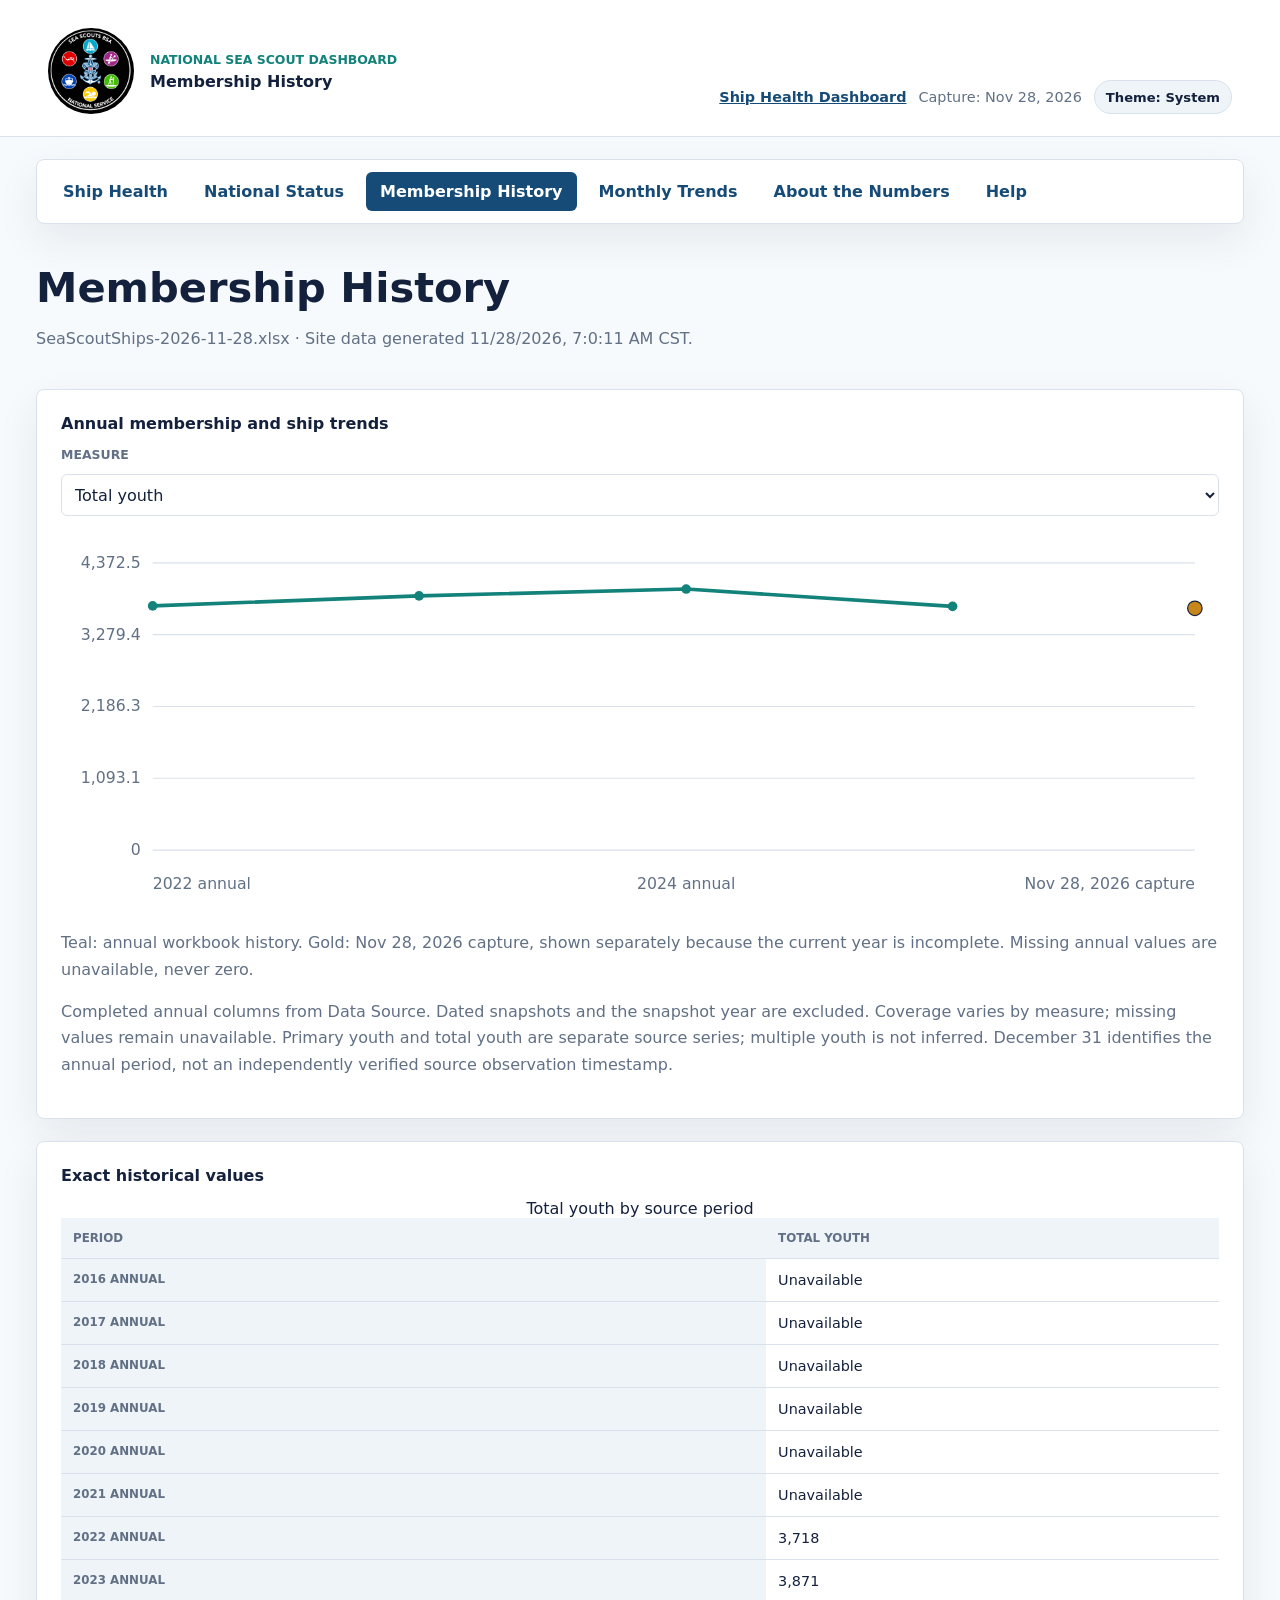
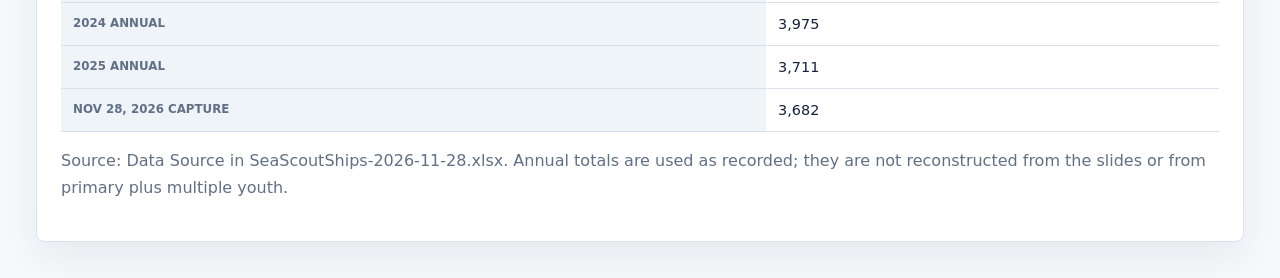
<file: src/history.html>
<!doctype html>
<html lang="en">
  <head>
    <meta charset="utf-8">
    <meta name="viewport" content="width=device-width, initial-scale=1">
    <title>Membership History | National Sea Scout Dashboard</title>
    <link rel="icon" type="image/png" sizes="32x32" href="assets/favicon-32.png">
    <link rel="icon" type="image/png" sizes="192x192" href="assets/favicon-192.png">
    <link rel="apple-touch-icon" sizes="180x180" href="assets/favicon-180.png">
    <script>
      (() => {
        const themes = ["system", "light", "dark"];
        let theme = "system";
        try {
          const saved = localStorage.getItem("dashboard-theme-v2");
          if (themes.includes(saved)) theme = saved;
        } catch (_error) {
          // System is the safe default when browser storage is unavailable.
        }
        document.documentElement.dataset.theme = theme;
      })();
    </script>
    <link rel="stylesheet" href="styles.css?v=20261018-beascout-links">
    <link rel="stylesheet" href="information.css?v=20261023">
  </head>
  <body data-information="history">
<header class="topbar"><div class="brand-lockup"><img class="site-logo" src="assets/national-sea-scout-service.png" alt="Sea Scouts BSA National Service"><div><p class="eyebrow">National Sea Scout Dashboard</p><strong>Membership History</strong></div></div><div class="source"><a href="index.html">Ship Health Dashboard</a><span id="informationUpdated">Loading capture…</span></div></header>
<main class="info-shell"><nav class="panel info-nav" aria-label="Dashboard pages"><a href="index.html">Ship Health</a><a href="status.html">National Status</a><a href="history.html">Membership History</a><a href="monthly.html">Monthly Trends</a><a href="numbers.html">About the Numbers</a><a href="help.html">Help</a></nav><div class="info-heading"><h1>Membership History</h1><p id="informationSource" role="status">Loading source data…</p></div><div id="informationContent" aria-live="polite"></div></main>
<script src="ui.js?v=20261029-yoy-default"></script><script src="information.js?v=20261105-data-source"></script></body></html>
</file>
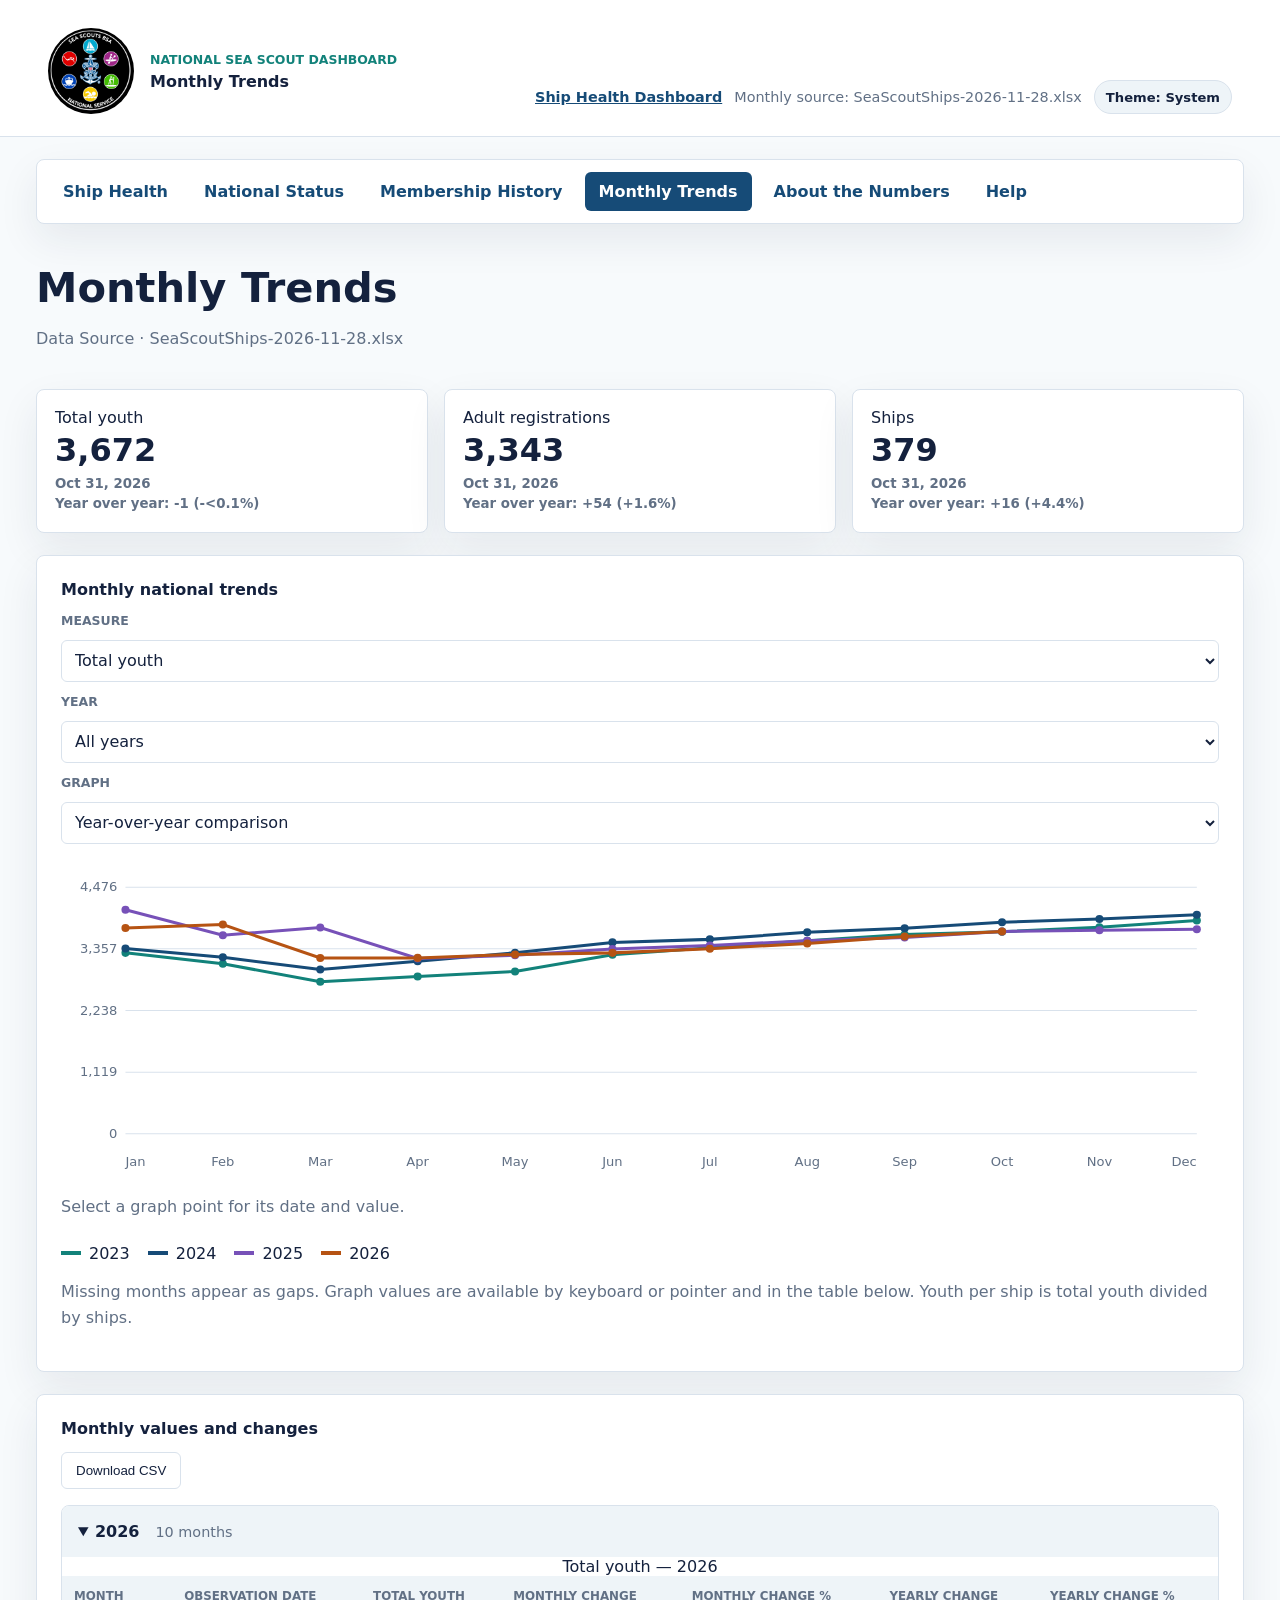
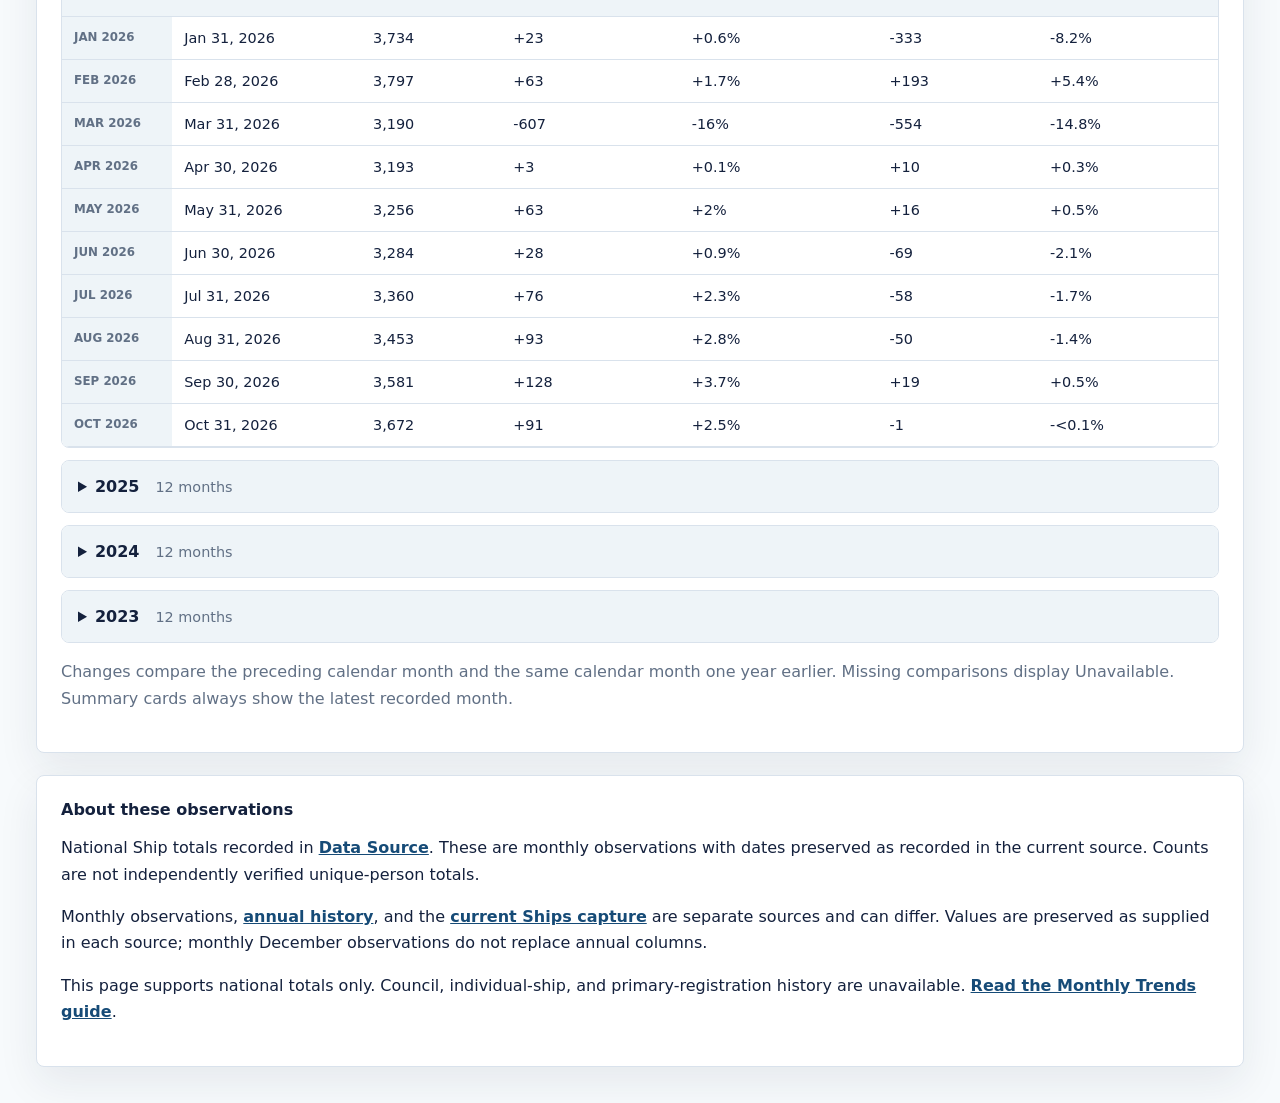
<file: src/monthly.html>
<!doctype html>
<html lang="en">
  <head>
    <meta charset="utf-8">
    <meta name="viewport" content="width=device-width, initial-scale=1">
    <title>Monthly Trends | National Sea Scout Dashboard</title>
    <link rel="icon" type="image/png" sizes="32x32" href="assets/favicon-32.png">
    <link rel="icon" type="image/png" sizes="192x192" href="assets/favicon-192.png">
    <link rel="apple-touch-icon" sizes="180x180" href="assets/favicon-180.png">
    <script>
      (() => {
        const themes = ["system", "light", "dark"];
        let theme = "system";
        try {
          const saved = localStorage.getItem("dashboard-theme-v2");
          if (themes.includes(saved)) theme = saved;
        } catch (_error) {
          // System is the safe default when browser storage is unavailable.
        }
        document.documentElement.dataset.theme = theme;
      })();
    </script>
    <link rel="stylesheet" href="styles.css?v=20261018-beascout-links">
    <link rel="stylesheet" href="information.css?v=20261029-years">
  </head>
  <body data-information="monthly">
<header class="topbar"><div class="brand-lockup"><img class="site-logo" src="assets/national-sea-scout-service.png" alt="Sea Scouts BSA National Service"><div><p class="eyebrow">National Sea Scout Dashboard</p><strong>Monthly Trends</strong></div></div><div class="source"><a href="index.html">Ship Health Dashboard</a><span id="informationUpdated">Loading capture…</span></div></header>
<main class="info-shell"><nav class="panel info-nav" aria-label="Dashboard pages"><a href="index.html">Ship Health</a><a href="status.html">National Status</a><a href="history.html">Membership History</a><a href="monthly.html">Monthly Trends</a><a href="numbers.html">About the Numbers</a><a href="help.html">Help</a></nav><div class="info-heading"><h1>Monthly Trends</h1><p id="informationSource" role="status">Loading source data…</p></div><div id="informationContent" aria-live="polite"></div></main>
<script src="ui.js?v=20261029-yoy-default"></script><script src="monthly-model.js?v=20261029-years"></script><script src="monthly.js?v=20261105-data-source"></script></body></html>
</file>
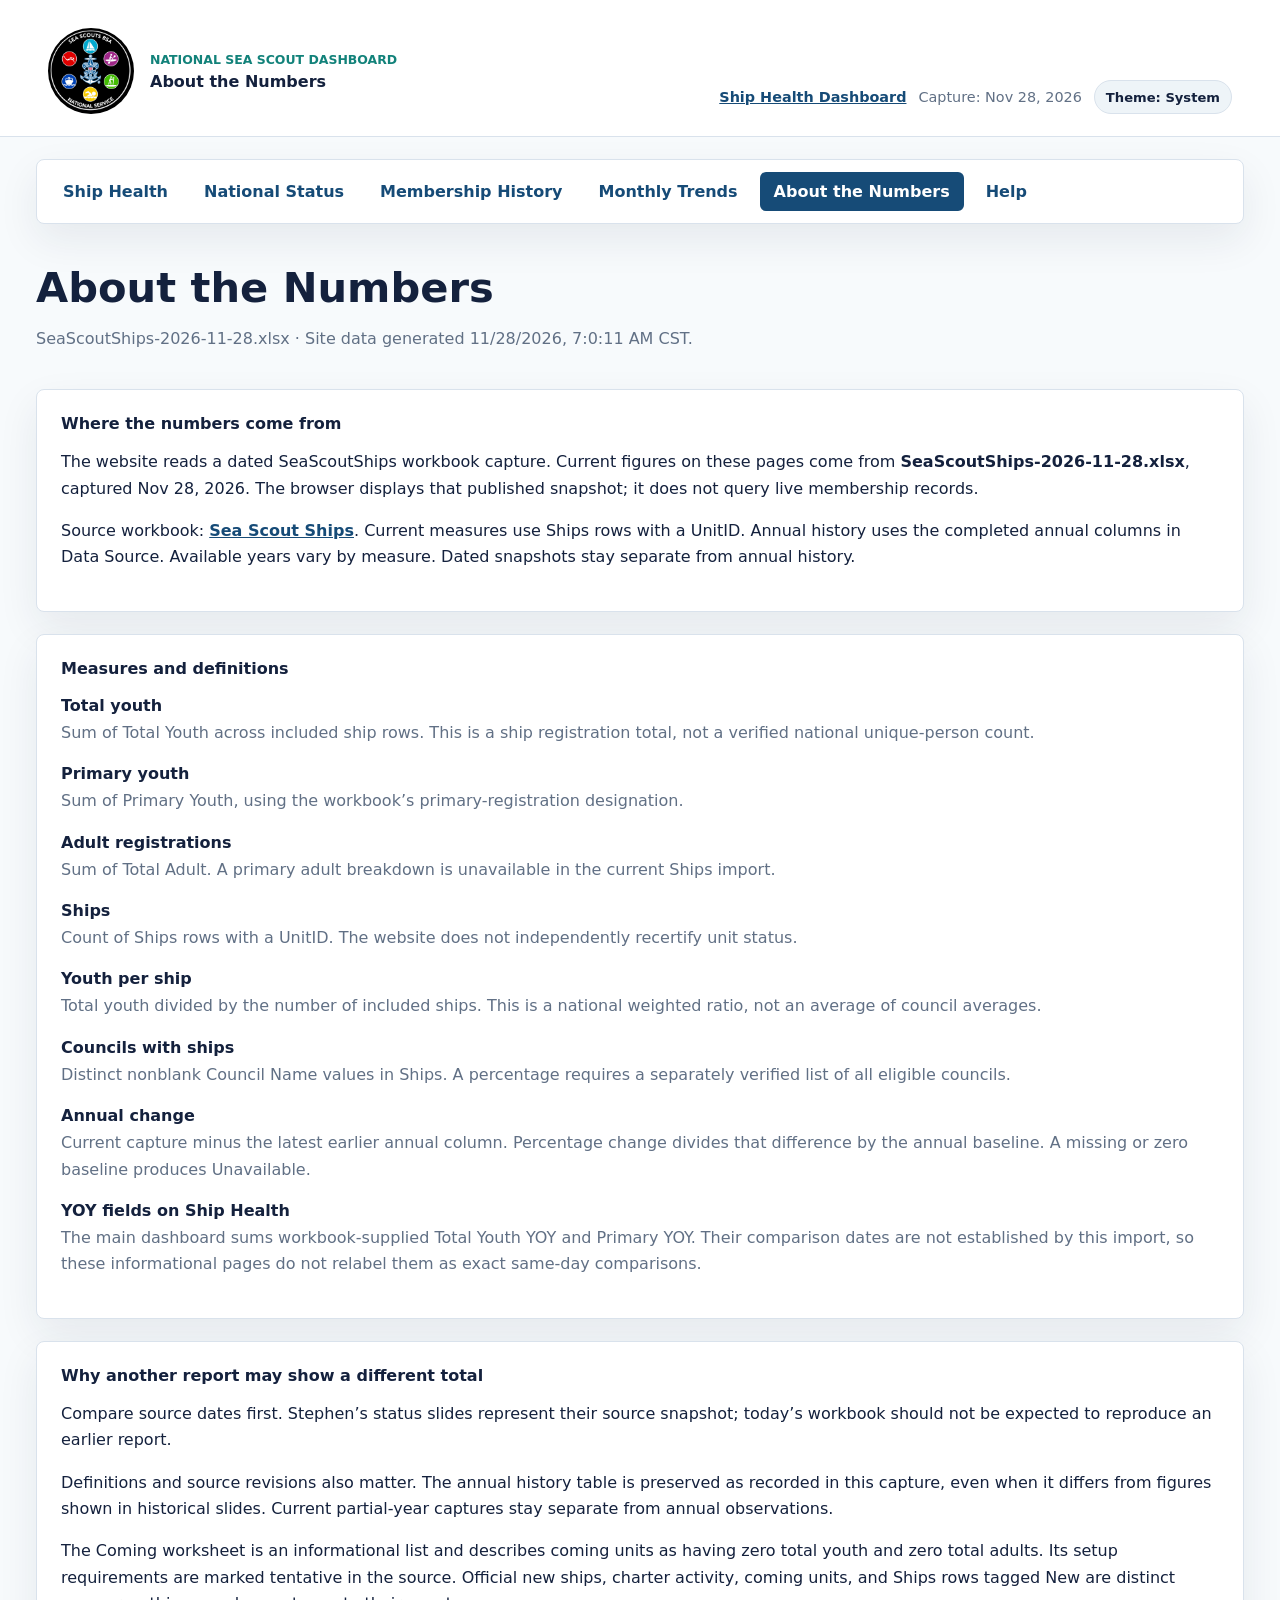
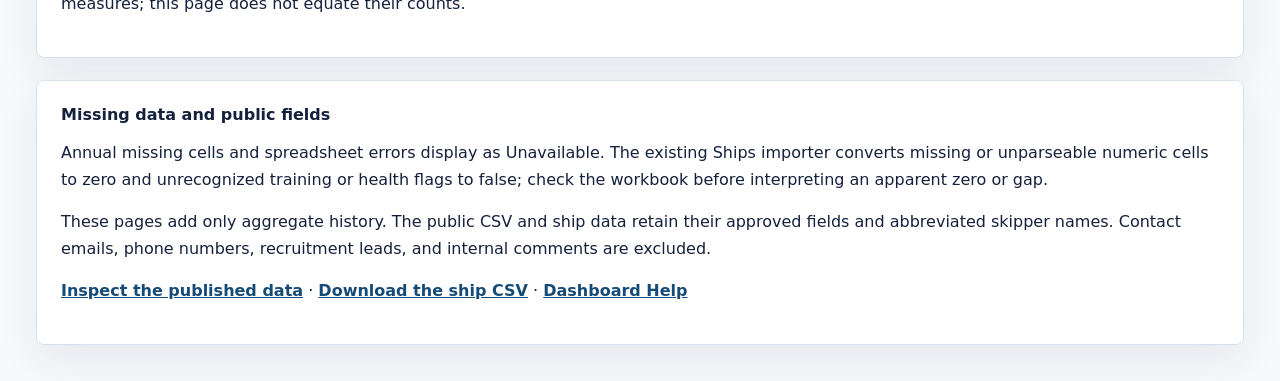
<file: src/numbers.html>
<!doctype html>
<html lang="en">
  <head>
    <meta charset="utf-8">
    <meta name="viewport" content="width=device-width, initial-scale=1">
    <title>About the Numbers | National Sea Scout Dashboard</title>
    <link rel="icon" type="image/png" sizes="32x32" href="assets/favicon-32.png">
    <link rel="icon" type="image/png" sizes="192x192" href="assets/favicon-192.png">
    <link rel="apple-touch-icon" sizes="180x180" href="assets/favicon-180.png">
    <script>
      (() => {
        const themes = ["system", "light", "dark"];
        let theme = "system";
        try {
          const saved = localStorage.getItem("dashboard-theme-v2");
          if (themes.includes(saved)) theme = saved;
        } catch (_error) {
          // System is the safe default when browser storage is unavailable.
        }
        document.documentElement.dataset.theme = theme;
      })();
    </script>
    <link rel="stylesheet" href="styles.css?v=20261018-beascout-links">
    <link rel="stylesheet" href="information.css?v=20261023">
  </head>
  <body data-information="numbers">
<header class="topbar"><div class="brand-lockup"><img class="site-logo" src="assets/national-sea-scout-service.png" alt="Sea Scouts BSA National Service"><div><p class="eyebrow">National Sea Scout Dashboard</p><strong>About the Numbers</strong></div></div><div class="source"><a href="index.html">Ship Health Dashboard</a><span id="informationUpdated">Loading capture…</span></div></header>
<main class="info-shell"><nav class="panel info-nav" aria-label="Dashboard pages"><a href="index.html">Ship Health</a><a href="status.html">National Status</a><a href="history.html">Membership History</a><a href="monthly.html">Monthly Trends</a><a href="numbers.html">About the Numbers</a><a href="help.html">Help</a></nav><div class="info-heading"><h1>About the Numbers</h1><p id="informationSource" role="status">Loading source data…</p></div><div id="informationContent" aria-live="polite"></div></main>
<script src="ui.js?v=20261029-yoy-default"></script><script src="information.js?v=20261105-data-source"></script></body></html>
</file>
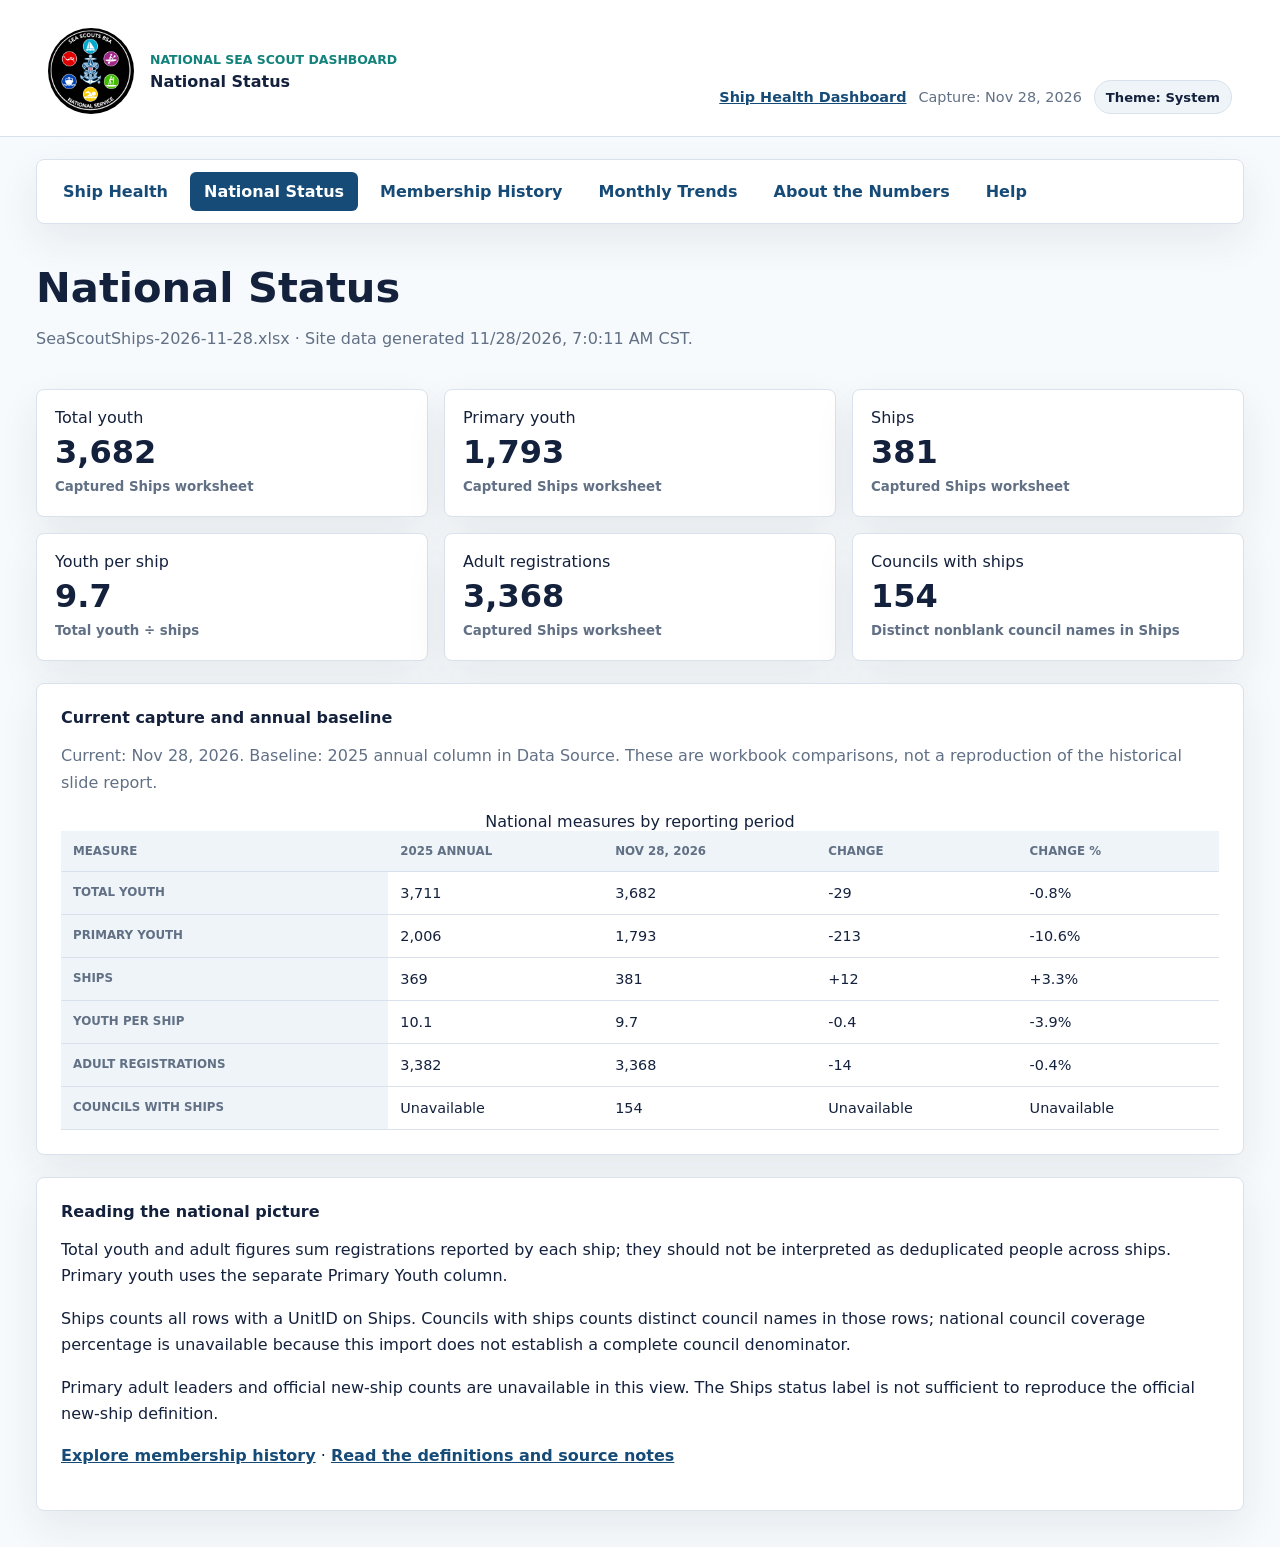
<file: src/status.html>
<!doctype html>
<html lang="en">
  <head>
    <meta charset="utf-8">
    <meta name="viewport" content="width=device-width, initial-scale=1">
    <title>National Status | National Sea Scout Dashboard</title>
    <link rel="icon" type="image/png" sizes="32x32" href="assets/favicon-32.png">
    <link rel="icon" type="image/png" sizes="192x192" href="assets/favicon-192.png">
    <link rel="apple-touch-icon" sizes="180x180" href="assets/favicon-180.png">
    <script>
      (() => {
        const themes = ["system", "light", "dark"];
        let theme = "system";
        try {
          const saved = localStorage.getItem("dashboard-theme-v2");
          if (themes.includes(saved)) theme = saved;
        } catch (_error) {
          // System is the safe default when browser storage is unavailable.
        }
        document.documentElement.dataset.theme = theme;
      })();
    </script>
    <link rel="stylesheet" href="styles.css?v=20261018-beascout-links">
    <link rel="stylesheet" href="information.css?v=20261023">
  </head>
  <body data-information="status">
<header class="topbar"><div class="brand-lockup"><img class="site-logo" src="assets/national-sea-scout-service.png" alt="Sea Scouts BSA National Service"><div><p class="eyebrow">National Sea Scout Dashboard</p><strong>National Status</strong></div></div><div class="source"><a href="index.html">Ship Health Dashboard</a><span id="informationUpdated">Loading capture…</span></div></header>
<main class="info-shell"><nav class="panel info-nav" aria-label="Dashboard pages"><a href="index.html">Ship Health</a><a href="status.html">National Status</a><a href="history.html">Membership History</a><a href="monthly.html">Monthly Trends</a><a href="numbers.html">About the Numbers</a><a href="help.html">Help</a></nav><div class="info-heading"><h1>National Status</h1><p id="informationSource" role="status">Loading source data…</p></div><div id="informationContent" aria-live="polite"></div></main>
<script src="ui.js?v=20261029-yoy-default"></script><script src="information.js?v=20261105-data-source"></script></body></html>
</file>
<file: src/styles.css>
:root {
  color-scheme: light;
  --ink: #14213d;
  --muted: #617085;
  --line: #d9e2ec;
  --paper: #f7fafc;
  --panel: #ffffff;
  --field: #ffffff;
  --table-head: #eef4f8;
  --table-hover: #f8fbfd;
  --bar-track: #e8eef4;
  --soft: #eef4f8;
  --good-bg: #e5f4ed;
  --warn-bg: #fff3df;
  --warn-ink: #9a6413;
  --navy: #164b77;
  --teal: #12827a;
  --gold: #c8871a;
  --red: #b74a45;
  --green: #287a48;
  --shadow: 0 16px 40px rgba(20, 33, 61, 0.08);
}

html[data-theme="dark"] {
  color-scheme: dark;
  --ink: #edf4fb;
  --muted: #9fb0c4;
  --line: #2a3a4f;
  --paper: #0d1420;
  --panel: #141d2a;
  --field: #101927;
  --table-head: #182536;
  --table-hover: #1a2a3d;
  --bar-track: #263548;
  --soft: #1d2a3a;
  --good-bg: #133726;
  --warn-bg: #3a2a12;
  --warn-ink: #efc46d;
  --navy: #6fb3e7;
  --teal: #42c7bb;
  --gold: #e3aa45;
  --red: #ff8f87;
  --green: #74d69a;
  --shadow: 0 16px 40px rgba(0, 0, 0, 0.34);
}

@media (prefers-color-scheme: dark) {
  html[data-theme="system"] {
    --ink: #edf4fb;
    --muted: #9fb0c4;
    --line: #2a3a4f;
    --paper: #0d1420;
    --panel: #141d2a;
    --field: #101927;
    --table-head: #182536;
    --table-hover: #1a2a3d;
    --bar-track: #263548;
    --soft: #1d2a3a;
    --good-bg: #133726;
    --warn-bg: #3a2a12;
    --warn-ink: #efc46d;
    --navy: #6fb3e7;
    --teal: #42c7bb;
    --gold: #e3aa45;
    --red: #ff8f87;
    --green: #74d69a;
    --shadow: 0 16px 40px rgba(0, 0, 0, 0.34);
  }
}

* {
  box-sizing: border-box;
}

body {
  margin: 0;
  background: var(--paper);
  color: var(--ink);
  font-family: Inter, ui-sans-serif, system-ui, -apple-system, BlinkMacSystemFont, "Segoe UI", sans-serif;
  letter-spacing: 0;
}

a {
  color: var(--navy);
  font-weight: 700;
}

.topbar {
  display: flex;
  align-items: flex-end;
  justify-content: space-between;
  gap: 24px;
  padding: 28px clamp(18px, 4vw, 48px) 22px;
  background: var(--panel);
  border-bottom: 1px solid var(--line);
}

.brand-lockup {
  display: flex;
  align-items: center;
  gap: 16px;
  min-width: 0;
}

.site-logo {
  width: clamp(58px, 7vw, 86px);
  height: clamp(58px, 7vw, 86px);
  flex: 0 0 auto;
  border-radius: 50%;
  object-fit: contain;
}

.eyebrow {
  margin: 0 0 5px;
  color: var(--teal);
  font-size: 0.78rem;
  font-weight: 800;
  text-transform: uppercase;
}

h1,
h2 {
  margin: 0;
  letter-spacing: 0;
}

h1 {
  font-size: clamp(1.7rem, 3vw, 2.55rem);
  line-height: 1.05;
}

h2 {
  font-size: 1rem;
}

.source {
  display: flex;
  flex-wrap: wrap;
  align-items: center;
  justify-content: flex-end;
  gap: 12px;
  color: var(--muted);
  font-size: 0.9rem;
}

main {
  width: min(1480px, 100%);
  margin: 0 auto;
  padding: 22px clamp(14px, 3vw, 36px) 36px;
}

.toolbar {
  display: grid;
  grid-template-columns: minmax(220px, 1.35fr) repeat(3, minmax(150px, 0.7fr)) minmax(380px, 1.1fr);
  gap: 12px;
  align-items: end;
  margin-bottom: 16px;
}

.page-shell {
  display: grid;
  grid-template-columns: minmax(170px, 210px) minmax(0, 1fr);
  gap: 16px;
  align-items: start;
}

.dashboard-content {
  min-width: 0;
}

label {
  display: grid;
  gap: 6px;
  color: var(--muted);
  font-size: 0.78rem;
  font-weight: 800;
  text-transform: uppercase;
}

input,
select {
  width: 100%;
  min-height: 42px;
  border: 1px solid var(--line);
  border-radius: 8px;
  background: var(--field);
  color: var(--ink);
  font: inherit;
  font-weight: 650;
  padding: 0 12px;
}

.toggle-row {
  display: grid;
  grid-template-columns: repeat(4, minmax(0, 1fr));
  gap: 8px;
}

.chip {
  min-height: 42px;
  border: 1px solid var(--line);
  border-radius: 8px;
  background: var(--field);
  color: var(--ink);
  cursor: pointer;
  font: inherit;
  font-size: 0.86rem;
  font-weight: 800;
}

.chip.active {
  background: var(--navy);
  border-color: var(--navy);
  color: var(--paper);
}

.score-grid {
  display: grid;
  grid-template-columns: repeat(5, minmax(0, 1fr));
  gap: 12px;
  margin-bottom: 16px;
}

.score,
.panel {
  background: var(--panel);
  border: 1px solid var(--line);
  border-radius: 8px;
  box-shadow: var(--shadow);
}

.score {
  display: grid;
  gap: 8px;
  min-height: 128px;
  padding: 18px;
}

.score-title {
  display: flex;
  align-items: center;
  justify-content: space-between;
  gap: 8px;
  min-width: 0;
}

.score-title > span:first-child,
.score small,
.panel-title span {
  color: var(--muted);
}

.score-title > span:first-child {
  font-size: 0.78rem;
  font-weight: 850;
  text-transform: uppercase;
}

.score strong {
  font-size: clamp(1.8rem, 3vw, 2.8rem);
  line-height: 0.95;
}

.score small {
  font-weight: 700;
}

.dashboard-grid {
  display: grid;
  grid-template-columns: repeat(4, minmax(0, 1fr));
  gap: 14px;
  align-items: stretch;
}

.diagnostics-grid {
  margin-top: 14px;
}

.board-layout {
  display: grid;
  grid-template-columns: minmax(0, 1fr);
  gap: 14px;
  align-items: start;
}

.board-panel {
  overflow: auto;
}

.detail-panel {
  margin-bottom: 14px;
  position: static;
}

.board-title {
  min-width: 920px;
}

.board-actions {
  display: flex;
  align-items: center;
  justify-content: flex-end;
  gap: 8px;
  flex-wrap: wrap;
}

.small-button {
  min-height: 32px;
  padding: 5px 10px;
  border: 1px solid var(--line);
  border-radius: 7px;
  background: var(--field);
  color: var(--ink);
  cursor: pointer;
  font: inherit;
  font-size: 0.78rem;
  font-weight: 850;
}

.small-button:hover,
.small-button:focus {
  border-color: var(--teal);
  outline: none;
}

.count-pill {
  display: inline-flex;
  align-items: center;
  min-height: 32px;
  padding: 5px 10px;
  border-radius: 999px;
  background: var(--soft);
  color: var(--teal);
  font-size: 0.78rem;
  font-weight: 850;
}

.board-header,
.service-row,
.group-row {
  display: grid;
  grid-template-columns: minmax(190px, 1.7fr) 88px repeat(7, minmax(78px, 1fr));
  gap: 8px;
  align-items: center;
  min-width: 920px;
}

.board-header {
  position: sticky;
  top: 0;
  z-index: 2;
  padding: 8px 10px;
  border-bottom: 1px solid var(--line);
  background: var(--panel);
  color: var(--muted);
  font-size: 0.72rem;
  font-weight: 900;
  text-transform: uppercase;
}

.group-rows {
  display: grid;
  gap: 8px;
  min-width: 920px;
}

.service-block,
.group-block {
  overflow: hidden;
  border: 1px solid var(--line);
  border-radius: 8px;
  background: var(--panel);
}

.service-block {
  box-shadow: var(--shadow);
}

.service-row,
.group-row {
  width: 100%;
  min-height: 78px;
  padding: 11px 10px;
  border: 0;
  background: var(--panel);
  color: var(--ink);
  cursor: pointer;
  text-align: left;
}

.service-row {
  background: linear-gradient(180deg, var(--panel), var(--soft));
}

.service-row:hover,
.group-row:hover,
.ship-row:hover,
.ship-row.selected {
  background: color-mix(in srgb, var(--teal) 10%, var(--panel));
}

.district-list,
.ship-list {
  display: none;
  border-top: 1px solid var(--line);
  background: var(--field);
}

.service-block.open .district-list {
  display: grid;
  gap: 8px;
  padding: 8px;
}

.group-block.open .ship-list {
  display: block;
}

.service-block.open > .service-row .disclosure,
.group-block.open > .group-row .disclosure {
  transform: rotate(90deg);
}

.district-cell {
  display: grid;
  grid-template-columns: 5px 24px minmax(0, 1fr);
  gap: 10px;
  align-items: center;
  min-width: 0;
}

.district-stripe {
  width: 5px;
  height: 52px;
  border-radius: 999px;
  background: var(--teal);
}

.group-block:nth-child(3n + 2) .district-stripe,
.service-block:nth-child(3n + 2) > .service-row .district-stripe {
  background: var(--navy);
}

.group-block:nth-child(3n) .district-stripe,
.service-block:nth-child(3n) > .service-row .district-stripe {
  background: var(--gold);
}

.disclosure {
  display: inline-flex;
  align-items: center;
  justify-content: center;
  width: 24px;
  height: 24px;
  border-radius: 999px;
  background: var(--soft);
  color: var(--teal);
  font-size: 1rem;
  font-weight: 950;
  transition: transform 140ms ease;
}

.district-title {
  display: grid;
  gap: 3px;
  min-width: 0;
}

.district-title strong {
  overflow-wrap: anywhere;
  font-size: 0.98rem;
}

.district-title span,
.bar-label,
.row-meta,
.empty-state,
.detail-grid span {
  color: var(--muted);
  font-size: 0.76rem;
  font-weight: 750;
}

.progress-cell,
.stage-cell {
  display: grid;
  gap: 5px;
  min-width: 0;
}

.progress-number {
  text-align: right;
  font-weight: 900;
}

.track {
  position: relative;
  height: 18px;
  overflow: hidden;
  border: 1px solid var(--line);
  border-radius: 4px;
  background: var(--bar-track);
}

.fill {
  width: var(--w);
  height: 100%;
  background: var(--teal);
}

.stacked {
  display: flex;
}

.seg {
  height: 100%;
}

.seg.good {
  background: var(--green);
}

.seg.warn {
  background: var(--gold);
}

.seg.bad {
  background: var(--red);
}

.seg.neutral {
  background: var(--muted);
}

.bar-label {
  display: flex;
  justify-content: space-between;
  gap: 8px;
  min-width: 0;
}

.bar-label span {
  overflow: hidden;
  text-overflow: ellipsis;
  white-space: nowrap;
}

.ship-row {
  display: grid;
  grid-template-columns: 82px minmax(150px, 1fr) 114px 82px minmax(320px, 2fr);
  gap: 10px;
  align-items: center;
  width: 100%;
  min-height: 48px;
  padding: 9px 12px;
  border: 0;
  border-bottom: 1px solid var(--line);
  background: var(--panel);
  color: var(--ink);
  cursor: pointer;
  text-align: left;
}

.ship-row strong,
.ship-row span {
  min-width: 0;
}

.ship-descriptor {
  display: grid;
  gap: 3px;
}

.row-meta b {
  color: var(--ink);
  font-weight: 900;
}

.ship-statuses {
  display: flex;
  align-items: center;
  gap: 5px;
  flex-wrap: wrap;
}

.status-chip {
  display: inline-flex;
  align-items: center;
  justify-content: center;
  min-height: 24px;
  padding: 3px 8px;
  border-radius: 999px;
  background: var(--soft);
  color: var(--muted);
  font-size: 0.7rem;
  font-weight: 900;
}

.status-chip.good {
  background: var(--good-bg);
  color: var(--green);
}

.status-chip.warn {
  background: var(--warn-bg);
  color: var(--warn-ink);
}

.status-chip.bad {
  background: color-mix(in srgb, var(--red) 16%, var(--panel));
  color: var(--red);
}

.health-legend {
  display: flex;
  flex-wrap: wrap;
  gap: 8px 18px;
  margin: -2px 0 14px;
  padding: 10px 12px;
  border: 1px solid var(--line);
  border-radius: 8px;
  background: var(--soft);
  color: var(--muted);
  font-size: 0.76rem;
  font-weight: 650;
}

.health-legend span {
  display: inline-flex;
  align-items: center;
  gap: 5px;
}

.health-legend b {
  color: var(--ink);
  font-weight: 900;
}

.legend-swatch {
  width: 10px;
  height: 10px;
  flex: 0 0 10px;
  border-radius: 50%;
  background: var(--muted);
}

.legend-swatch.good { background: var(--green); }
.legend-swatch.warn { background: var(--gold); }
.legend-swatch.bad { background: var(--red); }
.legend-swatch.neutral { background: var(--muted); }

.ship-detail {
  min-height: 150px;
}

.detail-title {
  display: grid;
  gap: 4px;
  margin-bottom: 14px;
}

.detail-title strong {
  font-size: 1.12rem;
}

.detail-title span {
  color: var(--muted);
  font-size: 0.86rem;
  font-weight: 750;
}

.detail-grid {
  display: grid;
  grid-template-columns: repeat(2, minmax(0, 1fr));
  gap: 10px;
}

.detail-grid > div {
  display: grid;
  gap: 3px;
  min-width: 0;
  padding: 10px;
  border: 1px solid var(--line);
  border-radius: 8px;
  background: var(--field);
}

.detail-grid strong {
  overflow-wrap: anywhere;
  font-size: 0.9rem;
}

.detail-wide {
  grid-column: 1 / -1;
}

.empty-state {
  display: grid;
  place-items: center;
  min-height: 160px;
  padding: 18px;
  border: 1px dashed var(--line);
  border-radius: 8px;
  text-align: center;
}

.ship-detail.empty-state {
  min-height: 92px;
}

.status-explanations {
  margin-top: 14px;
}

.status-explanations h3 {
  margin: 0 0 10px;
  font-size: 0.92rem;
}

.status-explanation-grid {
  display: grid;
  grid-template-columns: repeat(2, minmax(0, 1fr));
  gap: 10px;
}

.status-explanation {
  display: grid;
  gap: 8px;
  min-width: 0;
  padding: 10px;
  border: 1px solid var(--line);
  border-radius: 8px;
  background: var(--field);
}

.status-explanation > div {
  display: flex;
  align-items: center;
  justify-content: space-between;
  gap: 8px;
}

.status-explanation span {
  color: var(--muted);
  font-size: 0.76rem;
  font-weight: 850;
  text-transform: uppercase;
}

.status-explanation p {
  margin: 0;
  color: var(--muted);
  font-size: 0.82rem;
  font-weight: 650;
}

.cst-nav {
  padding: 16px;
  position: sticky;
  top: 16px;
}

.cst-nav .panel-title {
  margin-bottom: 12px;
}

.nav-home {
  margin-bottom: 12px;
}

.panel {
  min-width: 0;
  padding: 17px;
}

.panel.wide {
  grid-column: span 2;
}

.panel-title {
  display: flex;
  justify-content: space-between;
  gap: 12px;
  align-items: center;
  margin-bottom: 14px;
}

.title-with-help {
  display: inline-flex;
  align-items: center;
  gap: 8px;
  min-width: 0;
}

.panel-title span {
  font-size: 0.86rem;
  font-weight: 800;
}

.help-tip {
  position: relative;
  display: inline-flex;
  align-items: center;
  justify-content: center;
  width: 22px;
  height: 22px;
  flex: 0 0 22px;
  border: 1px solid var(--line);
  border-radius: 50%;
  background: var(--soft);
  color: var(--muted);
  cursor: help;
  font-size: 0.78rem;
  font-weight: 900;
  line-height: 1;
  text-transform: none;
}

.theme-button {
  min-height: 34px;
  padding: 7px 11px;
  border: 1px solid var(--line);
  border-radius: 999px;
  background: var(--soft);
  color: var(--ink);
  cursor: pointer;
  font: inherit;
  font-size: 0.82rem;
  font-weight: 800;
}

.theme-button:hover,
.theme-button:focus-visible {
  border-color: var(--teal);
  color: var(--teal);
  outline: 2px solid color-mix(in srgb, var(--teal) 30%, transparent);
  outline-offset: 2px;
}

.help-tip::after {
  position: absolute;
  right: 0;
  bottom: calc(100% + 10px);
  z-index: 5;
  width: min(280px, 78vw);
  padding: 10px 12px;
  border: 1px solid var(--line);
  border-radius: 8px;
  background: var(--panel);
  box-shadow: var(--shadow);
  color: var(--ink);
  content: attr(aria-label);
  font-size: 0.82rem;
  font-weight: 650;
  line-height: 1.35;
  opacity: 0;
  pointer-events: none;
  text-transform: none;
  transform: translateY(4px);
  transition: opacity 120ms ease, transform 120ms ease;
}

.help-tip::before {
  position: absolute;
  right: 7px;
  bottom: calc(100% + 4px);
  z-index: 6;
  width: 10px;
  height: 10px;
  border-right: 1px solid var(--line);
  border-bottom: 1px solid var(--line);
  background: var(--panel);
  content: "";
  opacity: 0;
  pointer-events: none;
  transform: rotate(45deg) translateY(4px);
  transition: opacity 120ms ease, transform 120ms ease;
}

.help-tip:hover,
.help-tip:focus {
  border-color: var(--teal);
  color: var(--teal);
  outline: none;
}

.help-tip:hover::after,
.help-tip:focus::after,
.help-tip.is-open::after,
.help-tip:hover::before,
.help-tip:focus::before,
.help-tip.is-open::before {
  opacity: 1;
  transform: translateY(0);
}

.help-tip:hover::before,
.help-tip:focus::before {
  transform: rotate(45deg) translateY(0);
}

.help-tip.is-open::after,
.help-tip.is-open::before {
  display: none;
}

.help-popover {
  position: fixed;
  z-index: 1000;
  display: none;
  max-height: min(320px, calc(100vh - 24px));
  overflow: auto;
  padding: 12px 14px;
  border: 1px solid var(--line);
  border-radius: 8px;
  background: var(--panel);
  box-shadow: var(--shadow);
  color: var(--ink);
  font-size: 0.82rem;
  font-weight: 650;
  line-height: 1.45;
  text-transform: none;
}

.help-popover.visible {
  display: block;
}

.bar-list {
  display: grid;
  gap: 10px;
}

.bar-row {
  display: grid;
  grid-template-columns: minmax(110px, 0.8fr) minmax(150px, 2fr) minmax(48px, auto);
  gap: 10px;
  align-items: center;
  min-height: 26px;
  font-size: 0.9rem;
  font-weight: 720;
}

.compact .bar-row {
  grid-template-columns: minmax(120px, 1fr) minmax(90px, 1.35fr) minmax(42px, auto);
}

.bar-label {
  overflow: hidden;
  text-overflow: ellipsis;
  white-space: nowrap;
}

.bar-track {
  height: 10px;
  overflow: hidden;
  border-radius: 999px;
  background: var(--bar-track);
}

.bar-fill {
  width: var(--value);
  height: 100%;
  border-radius: 999px;
  background: var(--teal);
}

.bar-row:nth-child(3n + 2) .bar-fill {
  background: var(--navy);
}

.bar-row:nth-child(3n) .bar-fill {
  background: var(--gold);
}

.cst-link-grid {
  display: grid;
  grid-template-columns: 1fr;
  gap: 8px;
}

.cst-link {
  display: flex;
  align-items: center;
  justify-content: space-between;
  gap: 8px;
  min-height: 48px;
  padding: 10px 12px;
  border: 1px solid var(--line);
  border-radius: 8px;
  background: var(--field);
  color: var(--ink);
  text-decoration: none;
}

.cst-link:hover,
.cst-link:focus {
  border-color: var(--teal);
  outline: none;
}

.cst-link.active {
  border-color: var(--navy);
  background: var(--soft);
}

.cst-link span,
.cst-link small {
  color: var(--muted);
  font-size: 0.76rem;
  font-weight: 750;
}

.table-panel {
  margin-top: 14px;
}

.table-wrap {
  overflow: auto;
  border: 1px solid var(--line);
  border-radius: 8px;
}

table {
  width: 100%;
  min-width: 940px;
  border-collapse: collapse;
  background: var(--panel);
}

th,
td {
  padding: 11px 12px;
  border-bottom: 1px solid var(--line);
  text-align: left;
  vertical-align: top;
}

th {
  position: sticky;
  top: 0;
  z-index: 1;
  background: var(--table-head);
  color: var(--muted);
  font-size: 0.74rem;
  text-transform: uppercase;
}

td {
  font-size: 0.9rem;
  font-weight: 650;
}

tbody tr:hover {
  background: var(--table-hover);
}

.muted {
  display: block;
  margin-top: 3px;
  color: var(--muted);
  font-size: 0.8rem;
  font-weight: 650;
}

.delta-positive {
  color: var(--green);
}

.delta-negative {
  color: var(--red);
}

.pill {
  display: inline-flex;
  align-items: center;
  min-height: 24px;
  margin: 0 4px 4px 0;
  padding: 2px 8px;
  border-radius: 999px;
  background: var(--soft);
  color: var(--muted);
  font-size: 0.75rem;
  font-weight: 850;
}

.pill.good {
  background: var(--good-bg);
  color: var(--green);
}

.pill.warn {
  background: var(--warn-bg);
  color: var(--warn-ink);
}

@media (max-width: 1180px) {
  .toolbar,
  .score-grid,
  .dashboard-grid {
    grid-template-columns: repeat(2, minmax(0, 1fr));
  }

  .toolbar label:first-child,
  .toggle-row,
  .panel.wide {
    grid-column: span 2;
  }
}

@media (max-width: 920px) {
  .page-shell {
    grid-template-columns: 1fr;
  }

  .cst-nav {
    position: static;
  }

  .cst-link-grid {
    grid-template-columns: repeat(auto-fit, minmax(118px, 1fr));
  }

  .cst-link {
    min-height: 58px;
  }
}

@media (max-width: 720px) {
  .page-shell {
    grid-template-columns: minmax(0, 1fr);
  }

  /* Flatten this layout wrapper so summary cards precede navigation on phones. */
  .dashboard-content {
    display: contents;
  }

  .page-shell > *,
  .dashboard-content > * {
    min-width: 0;
  }

  .dashboard-content > .score-grid {
    order: -1;
  }

  .topbar {
    align-items: flex-start;
    flex-direction: column;
  }

  .brand-lockup {
    align-items: flex-start;
  }

  .source {
    justify-content: flex-start;
  }

  .toolbar,
  .score-grid,
  .dashboard-grid,
  .cst-link-grid,
  .toggle-row {
    grid-template-columns: 1fr;
  }

  .toolbar label:first-child,
  .toggle-row,
  .panel.wide {
    grid-column: span 1;
  }

  .bar-row,
  .compact .bar-row {
    grid-template-columns: minmax(88px, 0.9fr) minmax(90px, 1.4fr) minmax(36px, auto);
  }
}

/* A separate link beside the row avoids nesting an anchor inside a button. */
.ship-row-wrap { display: grid; grid-template-columns: minmax(0, 1fr) 112px; align-items: stretch; }
.ship-row-link { display: flex; align-items: center; justify-content: center; padding: 8px; border-bottom: 1px solid var(--line); background: var(--panel); }
.beascout-link { display: inline-flex; align-items: center; justify-content: center; min-height: 36px; padding: 7px 10px; border: 1px solid var(--line); border-radius: 7px; color: var(--navy); background: var(--soft); font-size: .8rem; font-weight: 800; text-decoration: none; white-space: nowrap; }
.beascout-link:hover { border-color: var(--navy); text-decoration: underline; }
.beascout-link:focus-visible { outline: 3px solid var(--gold); outline-offset: 3px; }
.detail-actions { margin: 12px 0; }
</file>
<file: src/information.css>
.info-shell { max-width: 1320px; margin: auto; display: grid; gap: 22px; }
.info-nav { display: flex; flex-wrap: wrap; gap: 8px; padding: 12px; }
.info-nav a { color: var(--navy); padding: 10px 14px; border-radius: 6px; text-decoration: none; font-weight: 700; }
.info-nav a[aria-current="page"] { color: var(--panel); background: var(--navy); }
.info-heading h1 { font-size: clamp(1.8rem, 4vw, 2.6rem); margin: 0 0 10px; }
.info-heading p, .info-note { color: var(--muted); line-height: 1.6; }
.info-panel { padding: 24px; min-width: 0; }
.info-panel h2 { margin: 0 0 14px; }
.info-panel p, .info-panel dd, .info-panel li { line-height: 1.65; }
.info-panel dt { font-weight: 800; margin-top: 18px; }
.info-panel dd { margin: 5px 0; color: var(--muted); }
.info-panel a, .info-heading a { color: var(--navy); }
.info-metrics { display: grid; grid-template-columns: repeat(4, minmax(0, 1fr)); gap: 16px; }
.info-metrics .score { min-width: 0; }
.info-metrics strong { font-size: 2rem; }
.info-metrics small { display: block; line-height: 1.5; }
.info-table-wrap { overflow-x: auto; }
.info-table { width: 100%; border-collapse: collapse; text-align: right; font-variant-numeric: tabular-nums; }
.info-table th, .info-table td { padding: 13px 12px; border-bottom: 1px solid var(--line); white-space: nowrap; }
.info-table th:first-child { text-align: left; }
.info-table thead { background: var(--soft); }
.info-controls { display: flex; align-items: center; flex-wrap: wrap; gap: 12px; margin-bottom: 18px; }
.info-controls select { padding: 9px; color: var(--ink); background: var(--field); border: 1px solid var(--line); border-radius: 6px; font: inherit; }
.history-chart { width: 100%; height: auto; display: block; }
.history-chart text { fill: var(--muted); font: 13px system-ui, sans-serif; }
.history-chart .grid { stroke: var(--line); }
.history-chart .trend { fill: none; stroke: var(--teal); stroke-width: 3; }
.history-chart circle { fill: var(--teal); }
.history-chart .current-point { fill: var(--gold); stroke: var(--ink); stroke-width: 1; }
.info-error { padding: 24px; border: 2px solid var(--red); }
.info-shell a:focus-visible, .info-shell select:focus-visible { outline: 3px solid var(--gold); outline-offset: 3px; }
@media (max-width: 760px) { .info-metrics { grid-template-columns: repeat(2, minmax(0, 1fr)); } .info-panel { padding: 16px; } }
@media (max-width: 400px) { .info-metrics { grid-template-columns: 1fr; } }

#informationContent { display: grid; gap: 22px; }
main > .info-nav { margin-bottom: 20px; }
.info-metrics { grid-template-columns: repeat(3, minmax(0, 1fr)); }
.info-table { min-width: 0; }
.info-table td { font-weight: 500; }
#historyChart { overflow-x: auto; }
.history-chart { min-width: 0; }
@media (max-width: 760px) { .info-metrics { grid-template-columns: repeat(2, minmax(0, 1fr)); } }
@media (max-width: 400px) { .info-metrics { grid-template-columns: repeat(2, minmax(0, 1fr)); } .info-metrics strong { font-size: 1.7rem; } }
:root { --monthly-purple: #7751b8; --monthly-orange: #b65313; }
@media (prefers-color-scheme: dark) { :root:not([data-theme="light"]) { --monthly-purple: #c4a1ff; --monthly-orange: #ffb578; } }
:root[data-theme="dark"] { --monthly-purple: #c4a1ff; --monthly-orange: #ffb578; }
.monthly-legend { display: flex; flex-wrap: wrap; gap: 18px; margin: 10px 0; }
.monthly-legend span { display: inline-flex; align-items: center; gap: 8px; }
.monthly-legend i { display: inline-block; width: 20px; height: 4px; }
.monthly-tooltip { min-height: 2.8em; color: var(--muted); padding: 8px 0; }
#monthlyDownload { padding: 10px 14px; margin-bottom: 16px; color: var(--ink); background: var(--field); border: 1px solid var(--line); border-radius: 6px; cursor: pointer; }
#monthlyChart circle:focus { outline: none; stroke: var(--ink); stroke-width: 3px; }

.monthly-year { border: 1px solid var(--line); border-radius: 8px; margin-bottom: 12px; overflow: hidden; }
.monthly-year summary { cursor: pointer; padding: 16px; font-weight: 800; color: var(--ink); background: var(--soft); }
.monthly-year summary span { margin-left: 16px; color: var(--muted); font-weight: 500; font-size: .9rem; }
.monthly-year summary:focus-visible { outline: 3px solid var(--gold); outline-offset: -3px; }
</file>
<file: src/help.css>
/* Sea Scout guide, using the CAC guide's hero, numbered cards and paired topics. */
.guide-shell { max-width: 1400px; margin: 0 auto; display: grid; grid-template-columns: repeat(2, minmax(0, 1fr)); gap: 20px; }
.guide-hero, .guide-toc, #quick-start, #navigation, #troubleshooting, .guide-footer { grid-column: 1 / -1; }
.guide-hero { position: relative; overflow: hidden; background: radial-gradient(ellipse at 100% 100%, #204d83aa, transparent 65%), repeating-radial-gradient(ellipse at 90% 70%, transparent 0 24px, #c1d7ed08 25px 26px, transparent 27px 42px), linear-gradient(120deg, #081f40, #103465); color: #fff; padding: 30px; border-radius: 9px; box-shadow: var(--shadow); }
.guide-hero h1, .guide-card h2 { font-family: Georgia, 'Times New Roman', serif; letter-spacing: -.025em; }
.guide-hero h1 { font-size: clamp(1.9rem, 3.5vw, 2.8rem); line-height: 1.14; margin: 10px 0 12px; max-width: 1000px; }
.guide-hero .eyebrow { color: #ffc63c; }
.guide-hero p { max-width: 1000px; line-height: 1.6; }
#helpFreshness { font-family: Georgia, 'Times New Roman', serif; font-weight: 700; color: #e1eaf8; }
.guide-actions { display: flex; gap: 12px; flex-wrap: wrap; margin-top: 20px; }
.guide-actions a, .guide-actions button { background: #ffffff06; color: #fff; border: 1px solid #9aafc7; border-radius: 7px; padding: 12px 20px; font: inherit; font-weight: 800; text-decoration: none; cursor: pointer; }
.guide-actions a:hover, .guide-actions button:hover { background: #ffffff18; }
.guide-toc { display: flex; flex-wrap: wrap; gap: 6px 12px; padding: 12px 18px; }
.guide-toc a { color: var(--navy); padding: 6px; font-size: .9rem; font-weight: 700; }
.guide-card { padding: 24px; scroll-margin-top: 20px; min-width: 0; border-radius: 9px; }
.guide-card .eyebrow { color: var(--navy); }
.guide-card h2 { margin: 7px 0 18px; font-size: 1.45rem; line-height: 1.25; }
.guide-card p, .guide-card li, .guide-card dd { line-height: 1.65; }
.guide-card p:last-child { margin-bottom: 0; }
.guide-card a { color: var(--navy); }
.steps { list-style: none; counter-reset: step; display: grid; grid-template-columns: repeat(5, minmax(0, 1fr)); gap: 12px; margin: 0; padding: 0; }
.steps li { counter-increment: step; border: 1px solid var(--line); border-radius: 8px; padding: 16px; background: var(--soft); font-size: .92rem; }
.steps li::before { content: counter(step); display: grid; place-items: center; width: 30px; height: 30px; border-radius: 50%; background: #ffc13b; color: #082446; font-weight: 900; margin-bottom: 14px; }
.steps strong { display: block; color: var(--ink); margin-bottom: 7px; }
.guide-columns { display: grid; grid-template-columns: repeat(2, minmax(0, 1fr)); gap: 16px; }
.guide-route { display: grid; gap: 10px; border: 1px solid var(--line); border-left: 4px solid var(--navy); border-radius: 7px; padding: 20px; text-decoration: none; color: var(--ink) !important; background: var(--soft); }
.guide-route:hover { border-color: var(--navy); }
.guide-route strong { font-size: 1.1rem; }
.guide-route span { color: var(--muted); line-height: 1.6; }
.guide-card dt { font-weight: 800; margin-top: 16px; }
.guide-card dd { margin: 5px 0 0; color: var(--muted); }
.guide-table-wrap { overflow-x: auto; }
.guide-table { width: 100%; border-collapse: collapse; text-align: left; line-height: 1.6; font-size: .93rem; }
.guide-table caption { text-align: left; font-weight: 700; margin-bottom: 12px; }
.guide-table th, .guide-table td { padding: 12px; border-bottom: 1px solid var(--line); vertical-align: top; }
.guide-table thead { background: var(--soft); }
.guide-table tbody th { min-width: 105px; }
.guide-footer { color: var(--muted); text-align: center; padding: 12px; font-size: .9rem; }
.guide-shell a:focus-visible, .guide-shell button:focus-visible { outline: 3px solid var(--gold); outline-offset: 4px; }
@media (prefers-color-scheme: dark) {
 html[data-theme="system"] .guide-card, html[data-theme="system"] .guide-toc { background: #102e59; border-color: #365275; }
 html[data-theme="system"] .steps li, html[data-theme="system"] .guide-route { background: #163966; border-color: #41618a; }
}
html[data-theme="dark"] .guide-card, html[data-theme="dark"] .guide-toc { background: #102e59; border-color: #365275; }
html[data-theme="dark"] .steps li, html[data-theme="dark"] .guide-route { background: #163966; border-color: #41618a; }
@media (max-width: 1050px) { .steps { grid-template-columns: repeat(2, minmax(0, 1fr)); } .steps li:last-child { grid-column: 1 / -1; } }
@media (max-width: 760px) { .guide-shell { grid-template-columns: minmax(0, 1fr); gap: 16px; } .guide-columns { grid-template-columns: 1fr; } .guide-hero, .guide-card { padding: 20px; } }
@media (max-width: 560px) { .steps { grid-template-columns: 1fr; } .guide-actions > * { width: 100%; text-align: center; } .guide-table th, .guide-table td { padding: 9px; } }
@media print {
 .topbar, .guide-toc, .guide-actions, .help-popover { display: none !important; }
 .guide-shell { display: block; }
 .guide-hero { background: #fff; color: #000; border-bottom: 2px solid #000; padding: 0 0 20px; box-shadow: none; }
 .guide-hero .eyebrow, #helpFreshness { color: #222; }
 .guide-hero h1 { font-size: 26px; }
 .guide-card { background: #fff !important; box-shadow: none; border: 0; padding: 12px 0; }
 .guide-card h2 { break-after: avoid; }
 .steps { display: block; }
 .steps li { break-inside: avoid; margin-bottom: 8px; }
 .guide-table tr { break-inside: avoid; }
 .guide-table-wrap { overflow: visible; }
 body { background: #fff !important; color: #000 !important; }
 .guide-card dd, .guide-footer, .guide-route span { color: #333; }
 .guide-shell a { color: #000 !important; }
 .guide-route { background: #fff !important; }
}
</file>
